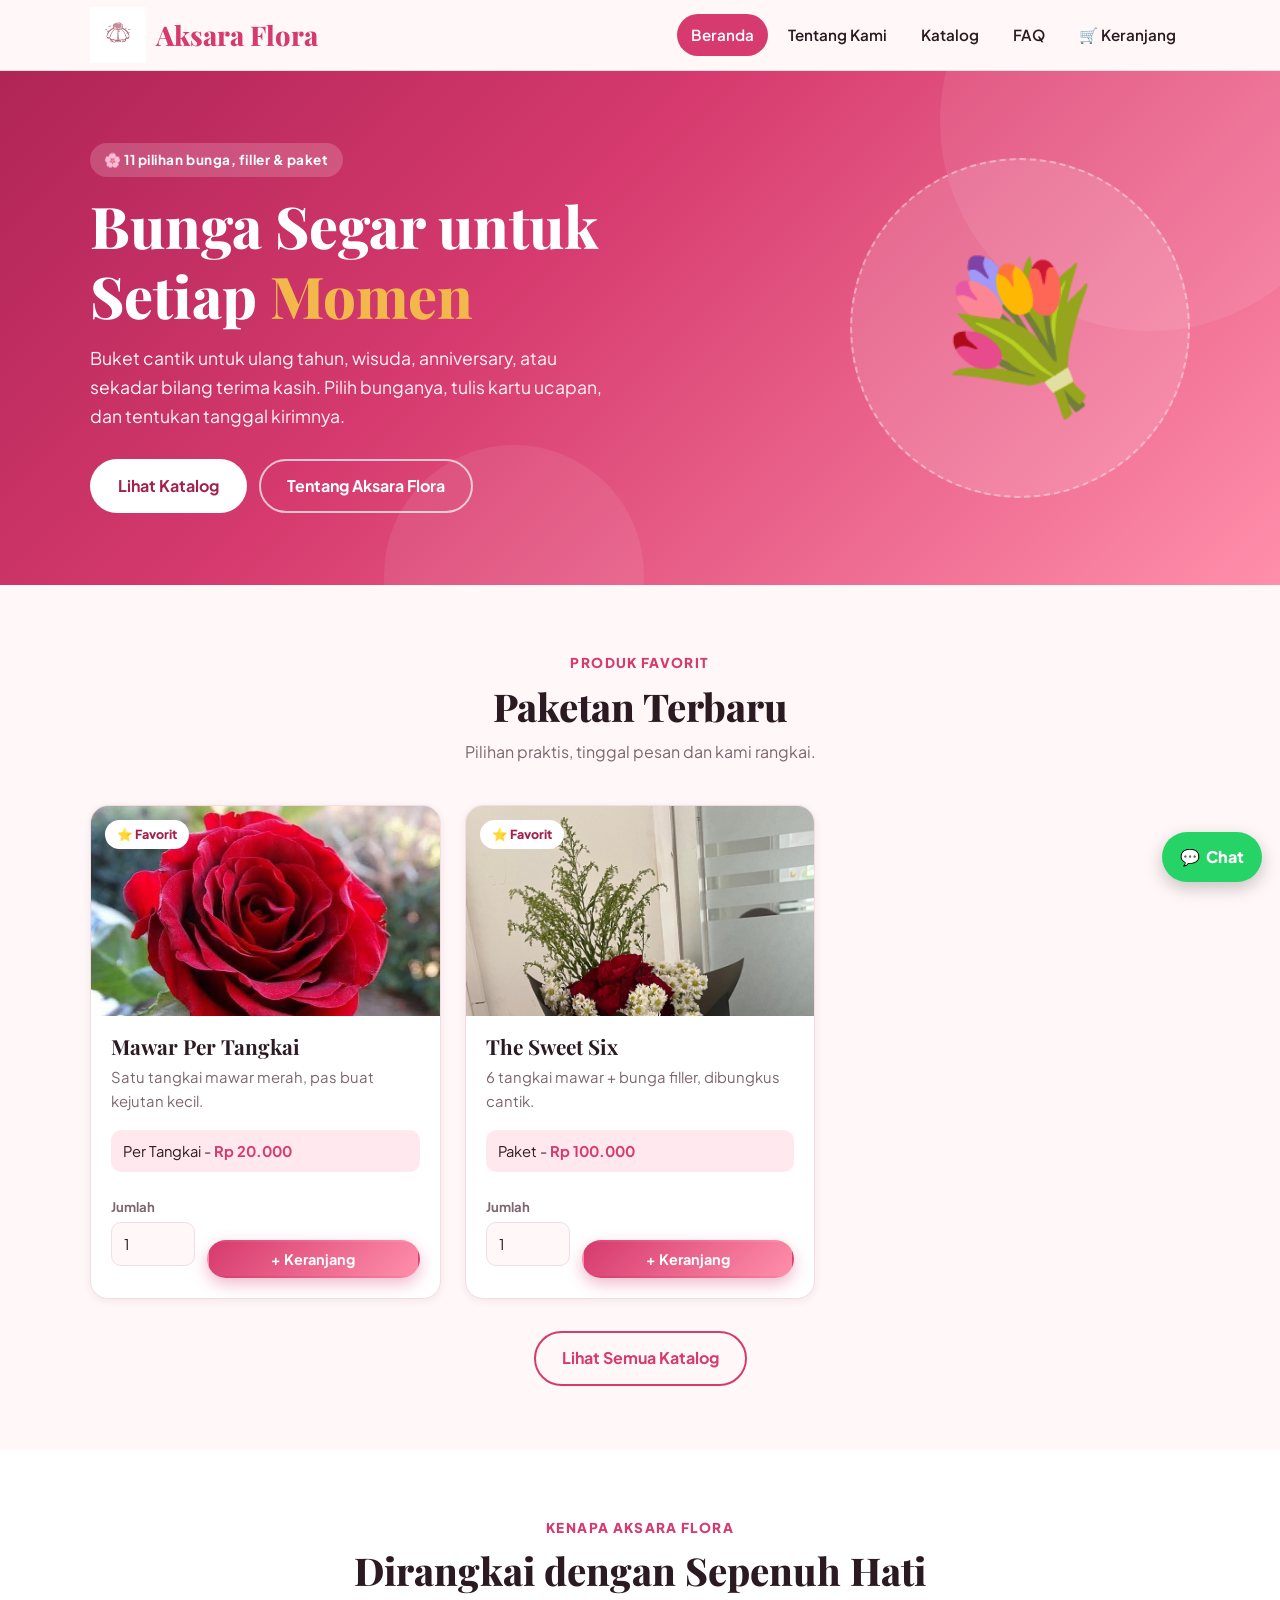
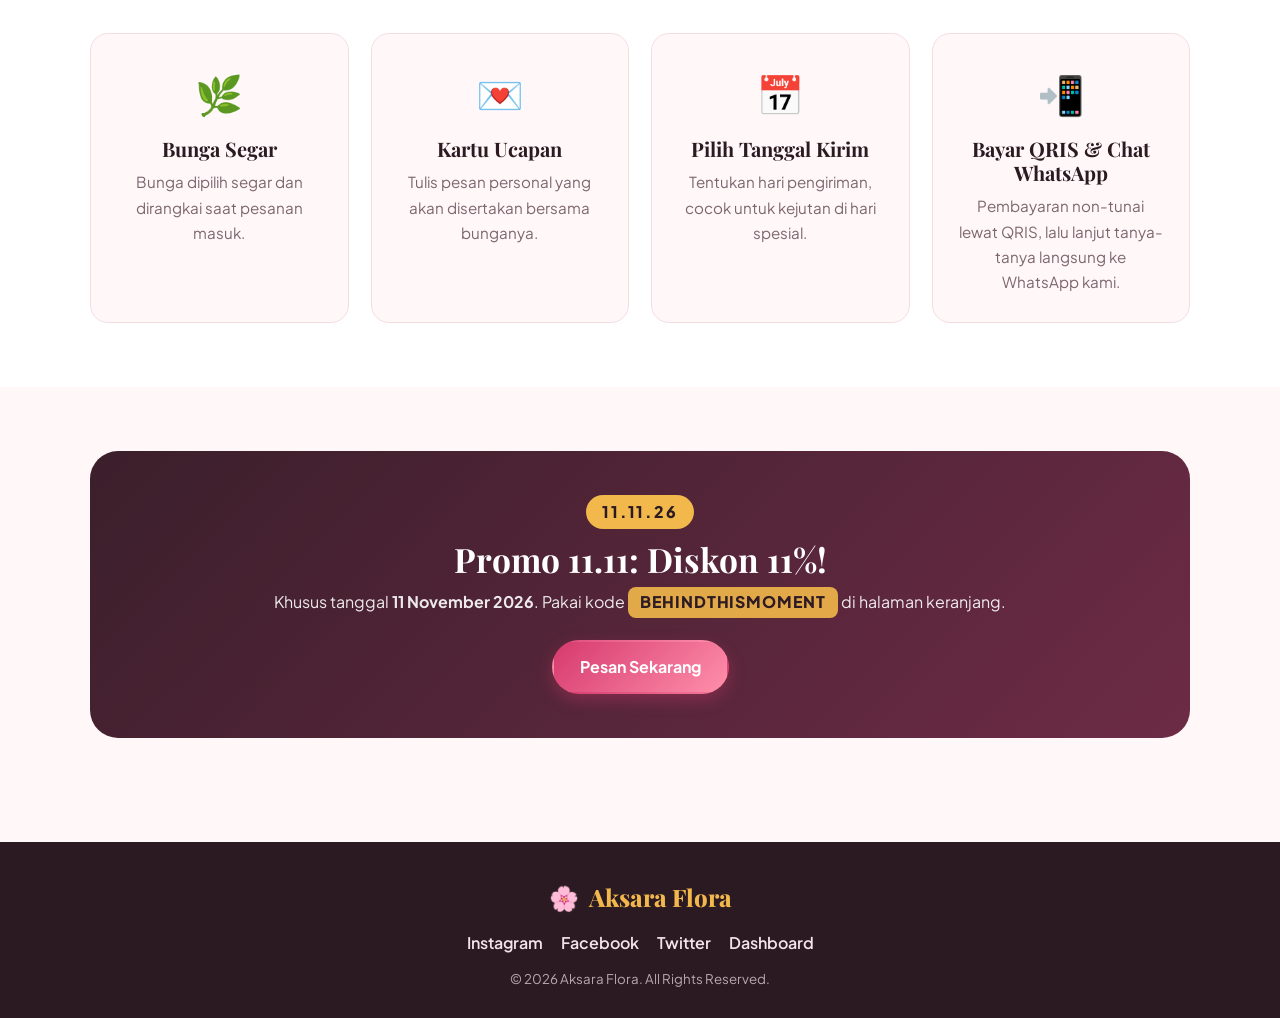
<file: index.html>
<!DOCTYPE html>
<html lang="id">
<head>
    <meta charset="UTF-8">
    <meta name="viewport" content="width=device-width, initial-scale=1.0">
    <title>Aksara Flora - Bunga Segar untuk Setiap Momen</title>
    <meta name="description" content="Toko bunga online dengan mawar, matahari, lily, hydrangea, paket The Sweet Six, dan lainnya. Pesan online, bayar QRIS, kirim sesuai tanggal pilihanmu.">
    <link rel="preconnect" href="https://fonts.googleapis.com">
    <link rel="preconnect" href="https://fonts.gstatic.com" crossorigin>
    <link href="https://fonts.googleapis.com/css2?family=Playfair+Display:wght@600;700;800&family=Plus+Jakarta+Sans:wght@400;500;600;700;800&display=swap" rel="stylesheet">
    <link rel="stylesheet" href="style.css">
</head>
<body>
    <header class="site-header">
        <div class="container header-inner">
            <a href="index.html" class="brand"><img class="brand-icon" src="Aksaraflora.jpeg" alt="Logo Aksara Flora">Aksara Flora</a>
            <button class="nav-toggle" type="button" aria-label="Buka menu" aria-expanded="false" aria-controls="main-nav">☰</button>
            <nav class="main-nav" id="main-nav">
                <a href="index.html">Beranda</a>
                <a href="tentang.html">Tentang Kami</a>
                <a href="produk.html">Katalog</a>
                <a href="faq.html">FAQ</a>
                <a href="keranjang.html">🛒 Keranjang<span class="cart-count" hidden>0</span></a>
            </nav>
        </div>
    </header>

    <main>

        <section class="hero">
            <div class="container hero-inner">
                <div>
                    <span class="hero-eyebrow">🌸 11 pilihan bunga, filler &amp; paket</span>
                    <h2>Bunga Segar untuk Setiap <span>Momen</span></h2>
                    <p>Buket cantik untuk ulang tahun, wisuda, anniversary, atau sekadar bilang terima kasih. Pilih bunganya, tulis kartu ucapan, dan tentukan tanggal kirimnya.</p>
                    <div class="hero-actions">
                        <a href="produk.html" class="btn btn-light">Lihat Katalog</a>
                        <a href="tentang.html" class="btn btn-outline">Tentang Aksara Flora</a>
                    </div>
                </div>
                <div class="hero-art" aria-hidden="true">💐</div>
            </div>
        </section>

        <section class="section">
            <div class="container">
                <div class="section-head">
                    <span class="eyebrow">Produk Favorit</span>
                    <h2>Paketan Terbaru</h2>
                    <p>Pilihan praktis, tinggal pesan dan kami rangkai.</p>
                </div>
                <div class="products-grid" id="featured-grid"></div>
                <p style="text-align:center;margin-top:32px"><a href="produk.html" class="btn btn-outline">Lihat Semua Katalog</a></p>
            </div>
        </section>

        <section class="section section-alt">
            <div class="container">
                <div class="section-head">
                    <span class="eyebrow">Kenapa Aksara Flora</span>
                    <h2>Dirangkai dengan Sepenuh Hati</h2>
                </div>
                <div class="features-grid">
                    <div class="feature"><span class="feature-icon" aria-hidden="true">🌿</span><h3>Bunga Segar</h3><p>Bunga dipilih segar dan dirangkai saat pesanan masuk.</p></div>
                    <div class="feature"><span class="feature-icon" aria-hidden="true">💌</span><h3>Kartu Ucapan</h3><p>Tulis pesan personal yang akan disertakan bersama bunganya.</p></div>
                    <div class="feature"><span class="feature-icon" aria-hidden="true">📅</span><h3>Pilih Tanggal Kirim</h3><p>Tentukan hari pengiriman, cocok untuk kejutan di hari spesial.</p></div>
                    <div class="feature"><span class="feature-icon" aria-hidden="true">📲</span><h3>Bayar QRIS &amp; Chat WhatsApp</h3><p>Pembayaran non-tunai lewat QRIS, lalu lanjut tanya-tanya langsung ke WhatsApp kami.</p></div>
                </div>
            </div>
        </section>

        <section class="section">
            <div class="container">
                <div class="cta-band promo-1111">
                    <span class="promo-date">11.11.26</span>
                    <h2>Promo 11.11: Diskon 11%!</h2>
                    <p>Khusus tanggal <strong>11 November 2026</strong>. Pakai kode <span class="promo-code">BEHINDTHISMOMENT</span> di halaman keranjang.</p>
                    <a href="produk.html" class="btn btn-primary">Pesan Sekarang</a>
                </div>
            </div>
        </section>
    </main>

    <footer class="site-footer">
        <div class="container">
            <a href="index.html" class="brand"><span aria-hidden="true">🌸</span> Aksara Flora</a>
            <div class="social-links">
                <a href="https://www.instagram.com/aksara.flora" target="_blank" rel="noopener">Instagram</a>
                <a href="#">Facebook</a>
                <a href="#">Twitter</a>
                <a href="dashboard.html">Dashboard</a>
            </div>
            <small>&copy; 2026 Aksara Flora. All Rights Reserved.</small>
        </div>
    </footer>

    <script src="config.js"></script>
    <script src="app.js"></script>
</body>
</html>
</file>
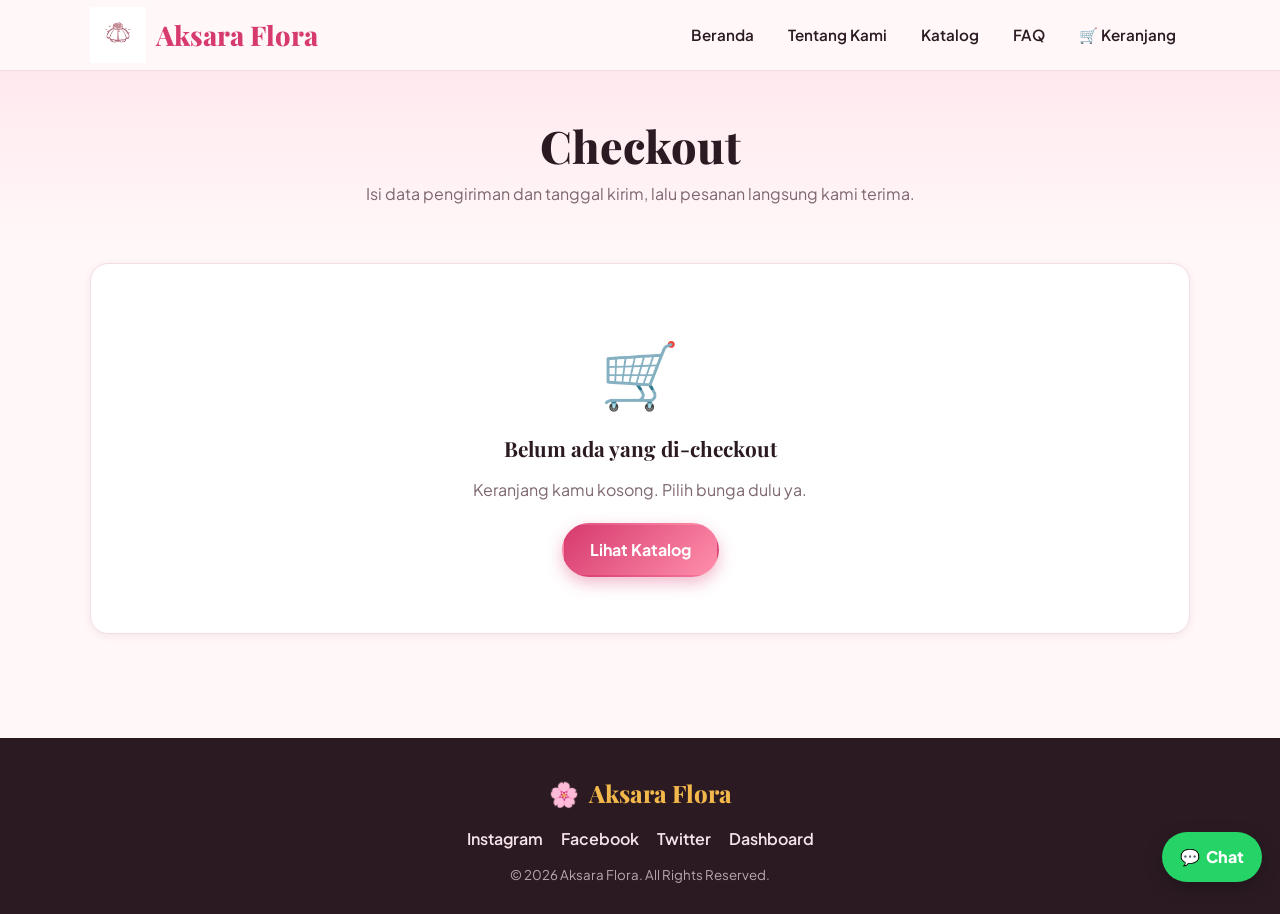
<file: checkout.html>
<!DOCTYPE html>
<html lang="id">
<head>
    <meta charset="UTF-8">
    <meta name="viewport" content="width=device-width, initial-scale=1.0">
    <title>Checkout - Aksara Flora</title>
    <meta name="description" content="Selesaikan pesanan bunga kamu.">
    <link rel="preconnect" href="https://fonts.googleapis.com">
    <link rel="preconnect" href="https://fonts.gstatic.com" crossorigin>
    <link href="https://fonts.googleapis.com/css2?family=Playfair+Display:wght@600;700;800&family=Plus+Jakarta+Sans:wght@400;500;600;700;800&display=swap" rel="stylesheet">
    <link rel="stylesheet" href="style.css">
</head>
<body>
    <header class="site-header">
        <div class="container header-inner">
            <a href="index.html" class="brand"><img class="brand-icon" src="Aksaraflora.jpeg" alt="Logo Aksara Flora">Aksara Flora</a>
            <button class="nav-toggle" type="button" aria-label="Buka menu" aria-expanded="false" aria-controls="main-nav">☰</button>
            <nav class="main-nav" id="main-nav">
                <a href="index.html">Beranda</a>
                <a href="tentang.html">Tentang Kami</a>
                <a href="produk.html">Katalog</a>
                <a href="faq.html">FAQ</a>
                <a href="keranjang.html">🛒 Keranjang<span class="cart-count" hidden>0</span></a>
            </nav>
        </div>
    </header>

    <main>

        <section class="page-title">
            <div class="container">
                <h2>Checkout</h2>
                <p>Isi data pengiriman dan tanggal kirim, lalu pesanan langsung kami terima.</p>
            </div>
        </section>
        <section class="section" style="padding-top:20px">
            <div class="container" id="checkout-root"></div>
        </section>
    </main>

    <footer class="site-footer">
        <div class="container">
            <a href="index.html" class="brand"><span aria-hidden="true">🌸</span> Aksara Flora</a>
            <div class="social-links">
                <a href="https://www.instagram.com/aksara.flora" target="_blank" rel="noopener">Instagram</a>
                <a href="#">Facebook</a>
                <a href="#">Twitter</a>
                <a href="dashboard.html">Dashboard</a>
            </div>
            <small>&copy; 2026 Aksara Flora. All Rights Reserved.</small>
        </div>
    </footer>

    <script src="config.js"></script>
    <script src="app.js"></script>
</body>
</html>
</file>
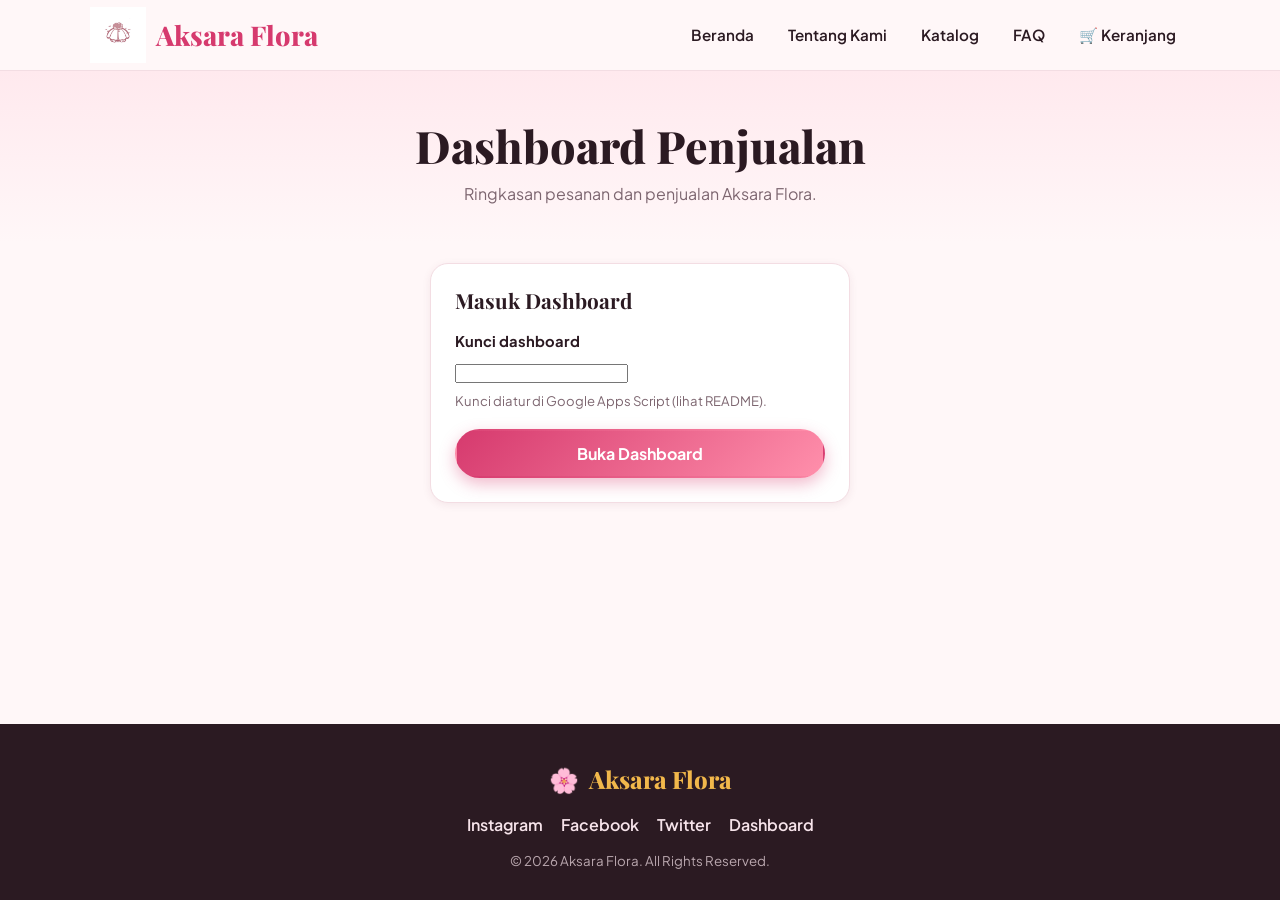
<file: dashboard.html>
<!DOCTYPE html>
<html lang="id">
<head>
    <meta charset="UTF-8">
    <meta name="viewport" content="width=device-width, initial-scale=1.0">
    <title>Dashboard - Aksara Flora</title>
    <meta name="description" content="Dashboard penjualan Aksara Flora.">
    <meta name="robots" content="noindex, nofollow">
    <link rel="preconnect" href="https://fonts.googleapis.com">
    <link rel="preconnect" href="https://fonts.gstatic.com" crossorigin>
    <link href="https://fonts.googleapis.com/css2?family=Playfair+Display:wght@600;700;800&family=Plus+Jakarta+Sans:wght@400;500;600;700;800&display=swap" rel="stylesheet">
    <link rel="stylesheet" href="style.css">
</head>
<body data-no-track>
    <header class="site-header">
        <div class="container header-inner">
            <a href="index.html" class="brand"><img class="brand-icon" src="Aksaraflora.jpeg" alt="Logo Aksara Flora">Aksara Flora</a>
            <button class="nav-toggle" type="button" aria-label="Buka menu" aria-expanded="false" aria-controls="main-nav">☰</button>
            <nav class="main-nav" id="main-nav">
                <a href="index.html">Beranda</a>
                <a href="tentang.html">Tentang Kami</a>
                <a href="produk.html">Katalog</a>
                <a href="faq.html">FAQ</a>
                <a href="keranjang.html">🛒 Keranjang<span class="cart-count" hidden>0</span></a>
            </nav>
        </div>
    </header>

    <main>

        <section class="page-title">
            <div class="container">
                <h2>Dashboard Penjualan</h2>
                <p>Ringkasan pesanan dan penjualan Aksara Flora.</p>
            </div>
        </section>
        <section class="section" style="padding-top:20px">
            <div class="container" id="dash-root"></div>
        </section>
    </main>

    <footer class="site-footer">
        <div class="container">
            <a href="index.html" class="brand"><span aria-hidden="true">🌸</span> Aksara Flora</a>
            <div class="social-links">
                <a href="https://www.instagram.com/aksara.flora" target="_blank" rel="noopener">Instagram</a>
                <a href="#">Facebook</a>
                <a href="#">Twitter</a>
                <a href="dashboard.html">Dashboard</a>
            </div>
            <small>&copy; 2026 Aksara Flora. All Rights Reserved.</small>
        </div>
    </footer>

    <script src="config.js"></script>
    <script src="app.js"></script>
    <script src="dashboard.js"></script>
</body>
</html>
</file>
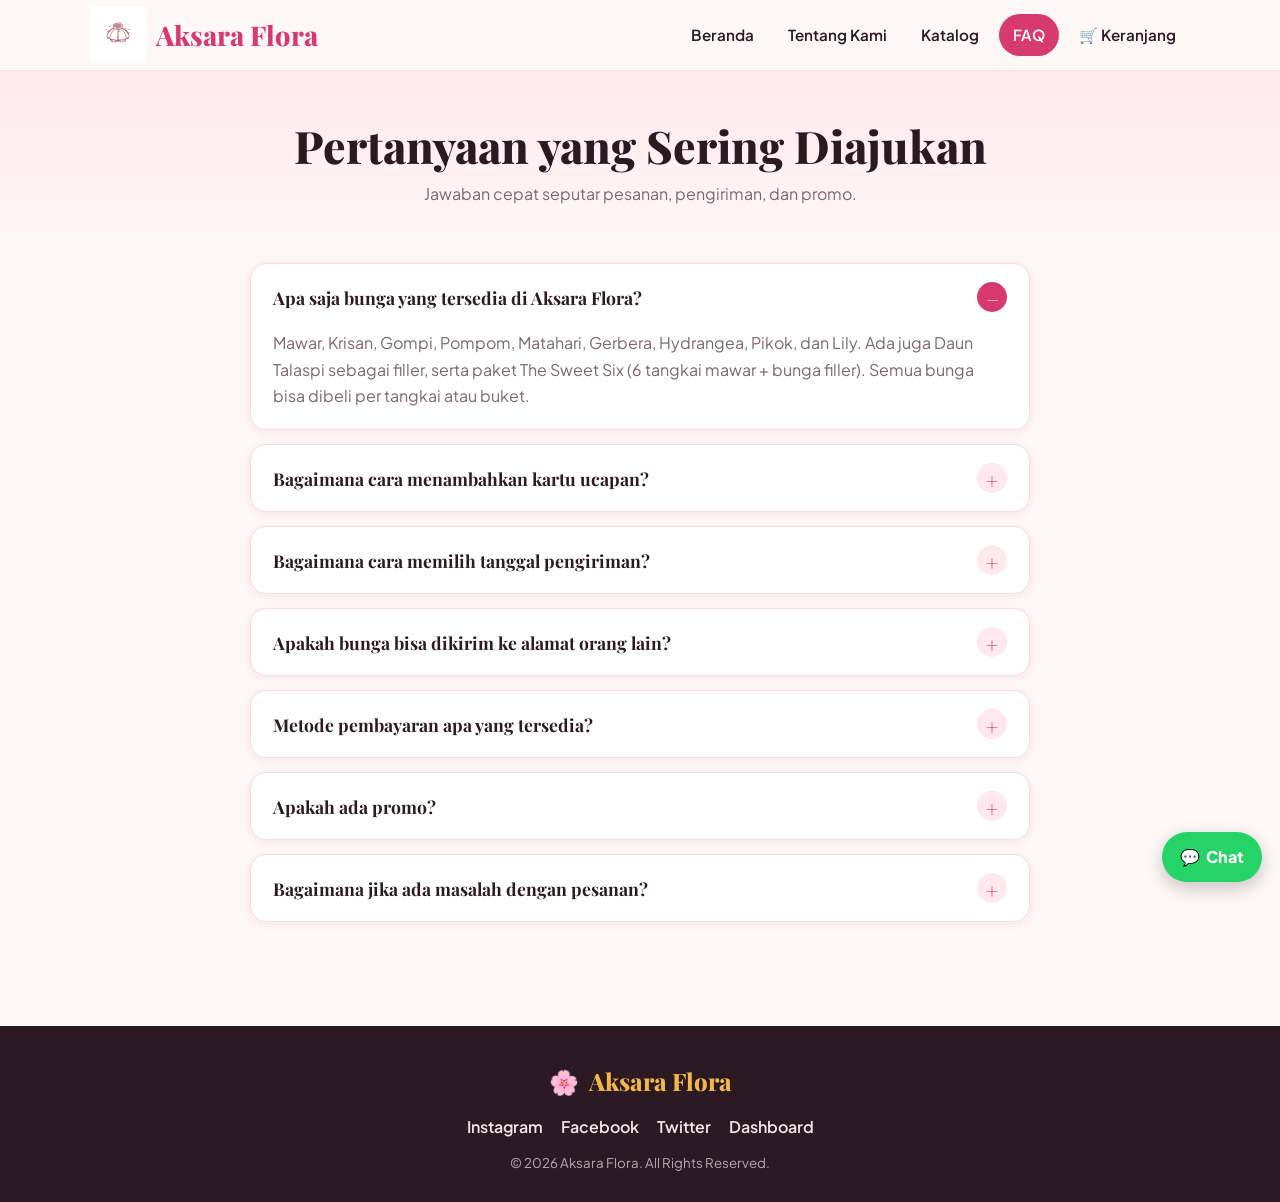
<file: faq.html>
<!DOCTYPE html>
<html lang="id">
<head>
    <meta charset="UTF-8">
    <meta name="viewport" content="width=device-width, initial-scale=1.0">
    <title>FAQ - Aksara Flora</title>
    <meta name="description" content="Pertanyaan yang sering diajukan seputar Aksara Flora.">
    <link rel="preconnect" href="https://fonts.googleapis.com">
    <link rel="preconnect" href="https://fonts.gstatic.com" crossorigin>
    <link href="https://fonts.googleapis.com/css2?family=Playfair+Display:wght@600;700;800&family=Plus+Jakarta+Sans:wght@400;500;600;700;800&display=swap" rel="stylesheet">
    <link rel="stylesheet" href="style.css">
</head>
<body>
    <header class="site-header">
        <div class="container header-inner">
           <a href="index.html" class="brand"><img class="brand-icon" src="Aksaraflora.jpeg" alt="Logo Aksara Flora">Aksara Flora</a>
            <button class="nav-toggle" type="button" aria-label="Buka menu" aria-expanded="false" aria-controls="main-nav">☰</button>
            <nav class="main-nav" id="main-nav">
                <a href="index.html">Beranda</a>
                <a href="tentang.html">Tentang Kami</a>
                <a href="produk.html">Katalog</a>
                <a href="faq.html">FAQ</a>
                <a href="keranjang.html">🛒 Keranjang<span class="cart-count" hidden>0</span></a>
            </nav>
        </div>
    </header>

    <main>

        <section class="page-title">
            <div class="container">
                <h2>Pertanyaan yang Sering Diajukan</h2>
                <p>Jawaban cepat seputar pesanan, pengiriman, dan promo.</p>
            </div>
        </section>
        <section class="section" style="padding-top:20px">
            <div class="container">
                <div class="faq-list">
                    <details class="faq-item" open>
                        <summary>Apa saja bunga yang tersedia di Aksara Flora?</summary>
                        <p>Mawar, Krisan, Gompi, Pompom, Matahari, Gerbera, Hydrangea, Pikok, dan Lily. Ada juga Daun Talaspi sebagai filler, serta paket The Sweet Six (6 tangkai mawar + bunga filler). Semua bunga bisa dibeli per tangkai atau buket.</p>
                    </details>
                    <details class="faq-item">
                        <summary>Bagaimana cara menambahkan kartu ucapan?</summary>
                        <p>Saat checkout, tulis pesanmu di kolom "Pesan kartu ucapan". Pesan itu akan disertakan bersama bunganya.</p>
                    </details>
                    <details class="faq-item">
                        <summary>Bagaimana cara memilih tanggal pengiriman?</summary>
                        <p>Pilih tanggal di form checkout. Kamu bisa memilih hari ini atau tanggal setelahnya.</p>
                    </details>
                    <details class="faq-item">
                        <summary>Apakah bunga bisa dikirim ke alamat orang lain?</summary>
                        <p>Bisa. Isi nama penerima dan alamat pengiriman di form checkout, jadi bunga bisa dikirim sebagai kejutan.</p>
                    </details>
                    <details class="faq-item">
                        <summary>Metode pembayaran apa yang tersedia?</summary>
                        <p>Pembayaran non-tunai lewat QRIS. Setelah memesan, kode QRIS tampil di layar, lalu kirim bukti pembayaran ke WhatsApp kami.</p>
                    </details>
                    <details class="faq-item">
                        <summary>Apakah ada promo?</summary>
                        <p>Ada! Promo 11.11: pakai kode "BEHINDTHISMOMENT" di halaman keranjang untuk diskon 11%. Kode hanya berlaku pada 11 November 2026.</p>
                    </details>
                    <details class="faq-item">
                        <summary>Bagaimana jika ada masalah dengan pesanan?</summary>
                        <p>Hubungi kami lewat nomor WhatsApp toko dan sebutkan ID pesananmu, nanti kami bantu secepatnya.</p>
                    </details>
                </div>
            </div>
        </section>
    </main>

    <footer class="site-footer">
        <div class="container">
            <a href="index.html" class="brand"><span aria-hidden="true">🌸</span> Aksara Flora</a>
            <div class="social-links">
                <a href="https://www.instagram.com/aksara.flora" target="_blank" rel="noopener">Instagram</a>
                <a href="#">Facebook</a>
                <a href="#">Twitter</a>
                <a href="dashboard.html">Dashboard</a>
            </div>
            <small>&copy; 2026 Aksara Flora. All Rights Reserved.</small>
        </div>
    </footer>

    <script src="config.js"></script>
    <script src="app.js"></script>
</body>
</html>
</file>
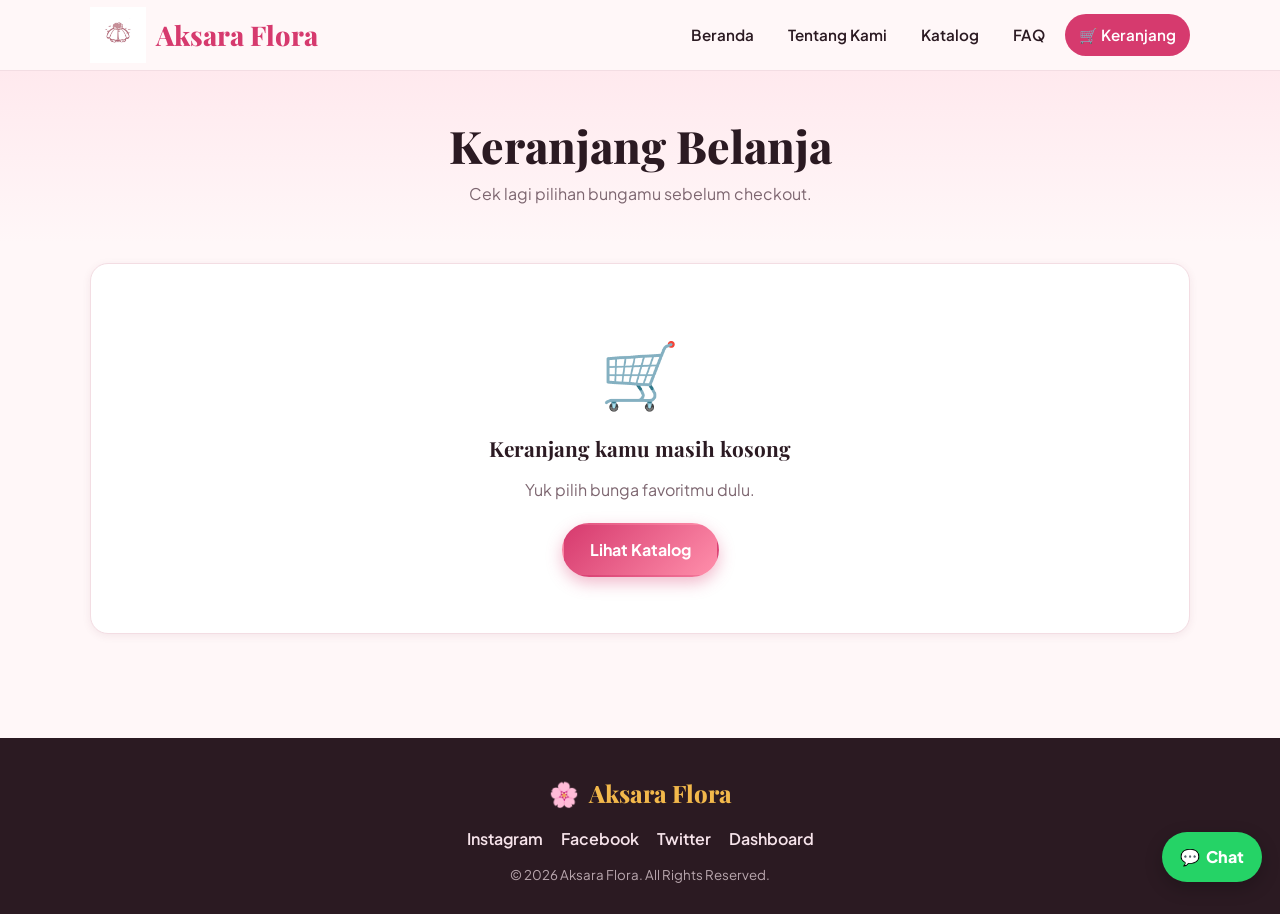
<file: keranjang.html>
<!DOCTYPE html>
<html lang="id">
<head>
    <meta charset="UTF-8">
    <meta name="viewport" content="width=device-width, initial-scale=1.0">
    <title>Keranjang - Aksara Flora</title>
    <meta name="description" content="Keranjang belanja Aksara Flora.">
    <link rel="preconnect" href="https://fonts.googleapis.com">
    <link rel="preconnect" href="https://fonts.gstatic.com" crossorigin>
    <link href="https://fonts.googleapis.com/css2?family=Playfair+Display:wght@600;700;800&family=Plus+Jakarta+Sans:wght@400;500;600;700;800&display=swap" rel="stylesheet">
    <link rel="stylesheet" href="style.css">
</head>
<body>
    <header class="site-header">
        <div class="container header-inner">
            <a href="index.html" class="brand"><img class="brand-icon" src="Aksaraflora.jpeg" alt="Logo Aksara Flora">Aksara Flora</a>
            <button class="nav-toggle" type="button" aria-label="Buka menu" aria-expanded="false" aria-controls="main-nav">☰</button>
            <nav class="main-nav" id="main-nav">
                <a href="index.html">Beranda</a>
                <a href="tentang.html">Tentang Kami</a>
                <a href="produk.html">Katalog</a>
                <a href="faq.html">FAQ</a>
                <a href="keranjang.html">🛒 Keranjang<span class="cart-count" hidden>0</span></a>
            </nav>
        </div>
    </header>
    <main>

        <section class="page-title">
            <div class="container">
                <h2>Keranjang Belanja</h2>
                <p>Cek lagi pilihan bungamu sebelum checkout.</p>
            </div>
        </section>
        <section class="section" style="padding-top:20px">
            <div class="container" id="cart-root"></div>
        </section>
    </main>

    <footer class="site-footer">
        <div class="container">
            <a href="index.html" class="brand"><span aria-hidden="true">🌸</span> Aksara Flora</a>
            <div class="social-links">
                <a href="https://www.instagram.com/aksara.flora" target="_blank" rel="noopener">Instagram</a>
                <a href="#">Facebook</a>
                <a href="#">Twitter</a>
                <a href="dashboard.html">Dashboard</a>
            </div>
            <small>&copy; 2026 Aksara Flora. All Rights Reserved.</small>
        </div>
    </footer>

    <script src="config.js"></script>
    <script src="app.js"></script>
</body>
</html>
</file>
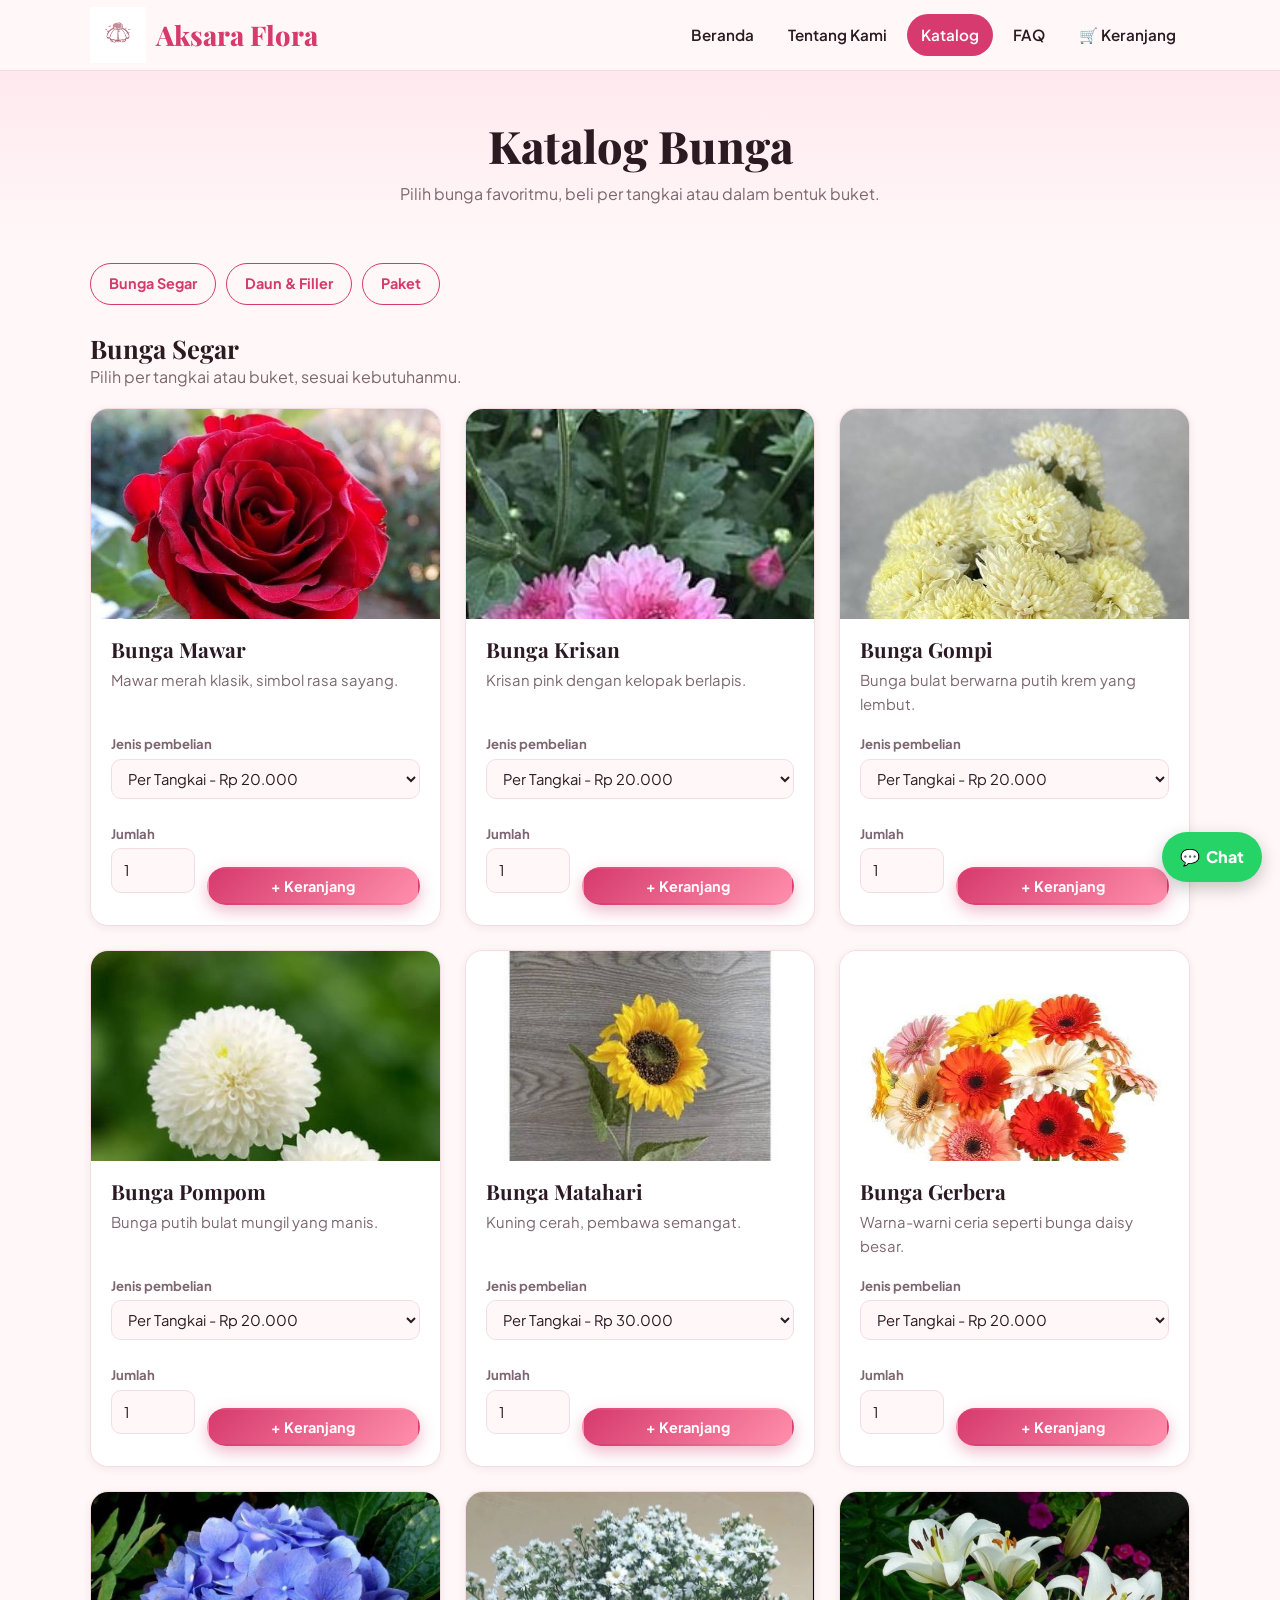
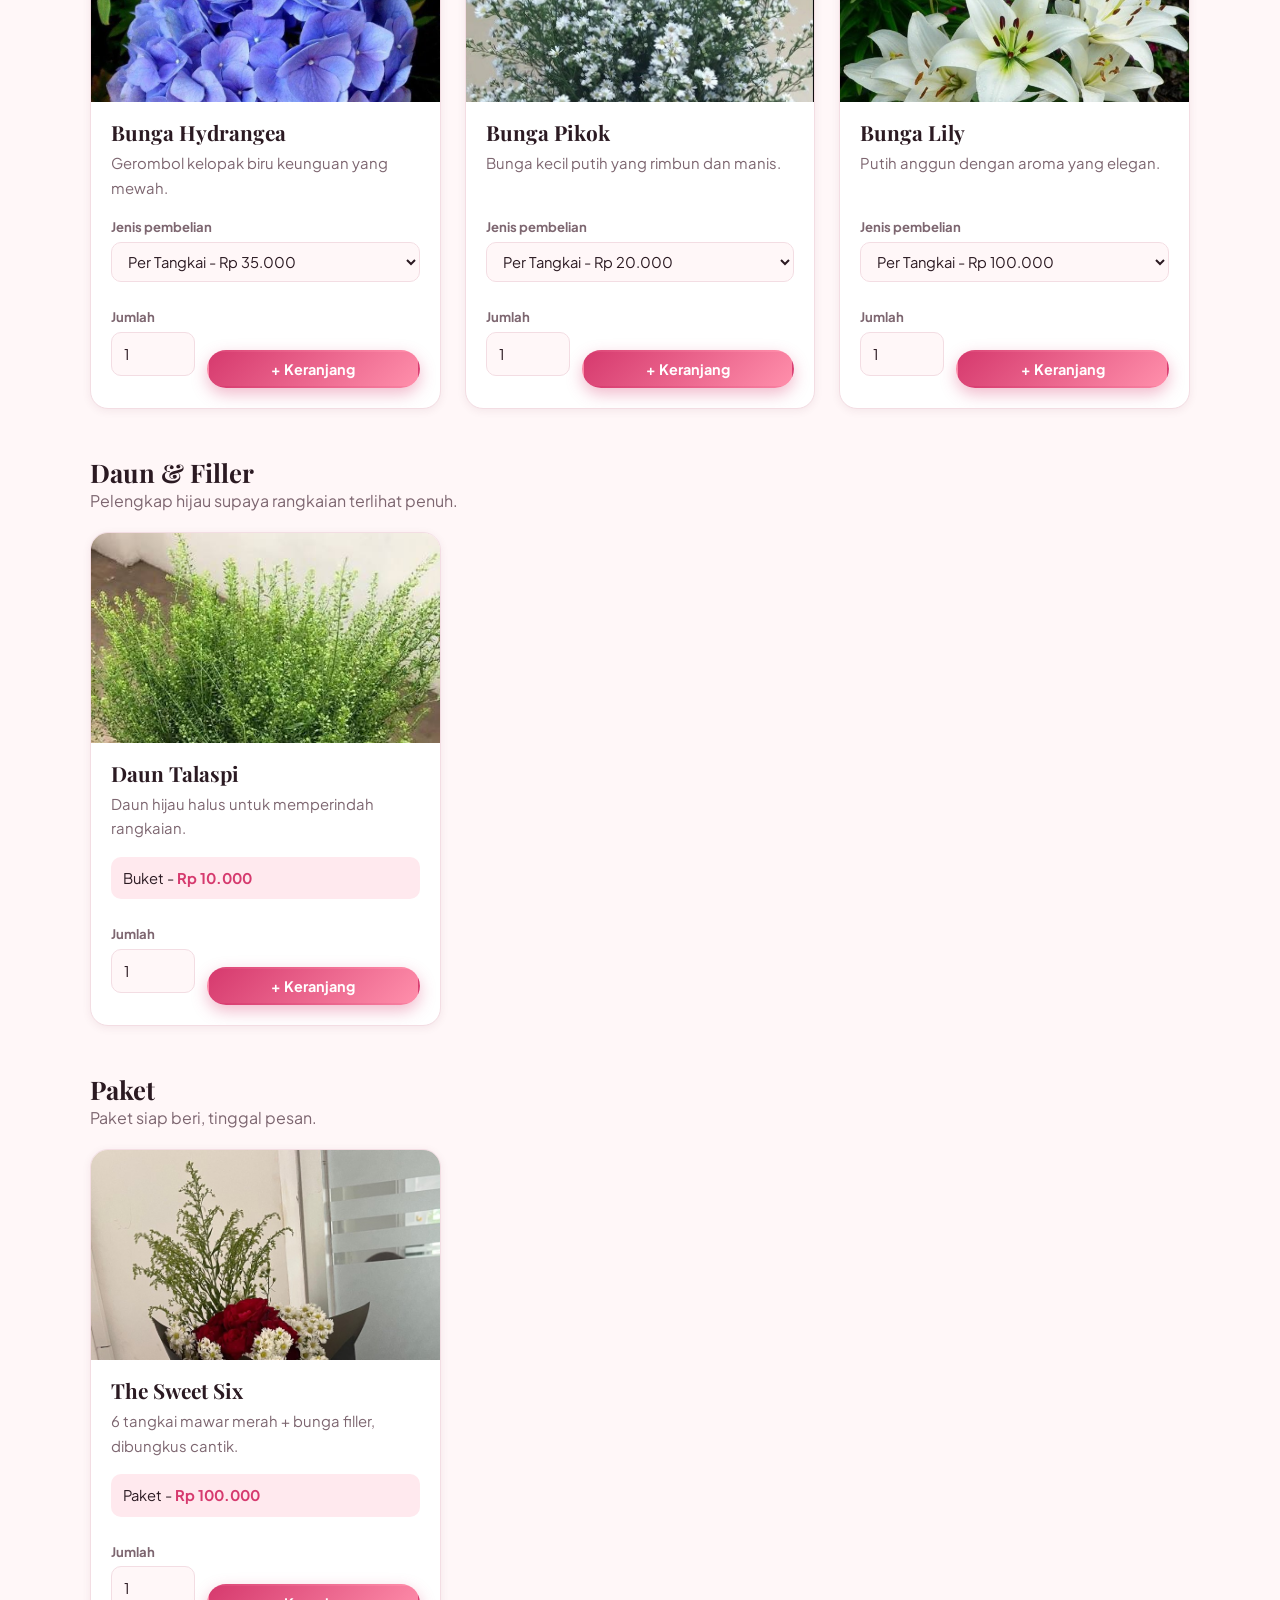
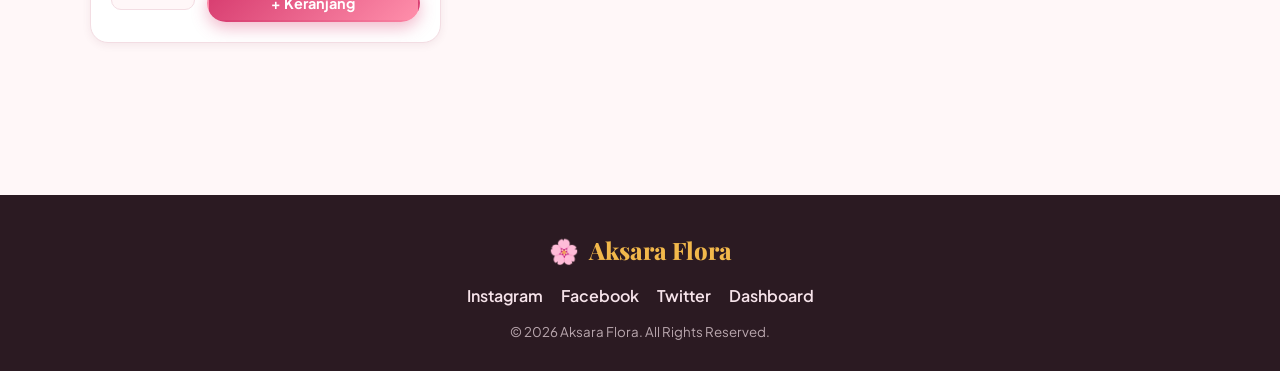
<file: produk.html>
<!DOCTYPE html>
<html lang="id">
<head>
    <meta charset="UTF-8">
    <meta name="viewport" content="width=device-width, initial-scale=1.0">
    <title>Katalog Bunga - Aksara Flora</title>
    <meta name="description" content="Katalog bunga, filler, dan paket dari Aksara Flora. Beli per tangkai atau buket.">
    <link rel="preconnect" href="https://fonts.googleapis.com">
    <link rel="preconnect" href="https://fonts.gstatic.com" crossorigin>
    <link href="https://fonts.googleapis.com/css2?family=Playfair+Display:wght@600;700;800&family=Plus+Jakarta+Sans:wght@400;500;600;700;800&display=swap" rel="stylesheet">
    <link rel="stylesheet" href="style.css">
</head>
<body>
    <header class="site-header">
        <div class="container header-inner">
            <a href="index.html" class="brand"><img class="brand-icon" src="Aksaraflora.jpeg" alt="Logo Aksara Flora">Aksara Flora</a>
            <button class="nav-toggle" type="button" aria-label="Buka menu" aria-expanded="false" aria-controls="main-nav">☰</button>
            <nav class="main-nav" id="main-nav">
                <a href="index.html">Beranda</a>
                <a href="tentang.html">Tentang Kami</a>
                <a href="produk.html">Katalog</a>
                <a href="faq.html">FAQ</a>
                <a href="keranjang.html">🛒 Keranjang<span class="cart-count" hidden>0</span></a>
            </nav>
        </div>
    </header>

    <main>

        <section class="page-title">
            <div class="container">
                <h2>Katalog Bunga</h2>
                <p>Pilih bunga favoritmu, beli per tangkai atau dalam bentuk buket.</p>
            </div>
        </section>
        <section class="section" style="padding-top:20px">
            <div class="container">
                <div id="product-grid"></div>
            </div>
        </section>
    </main>

    <footer class="site-footer">
        <div class="container">
            <a href="index.html" class="brand"><span aria-hidden="true">🌸</span> Aksara Flora</a>
            <div class="social-links">
                <a href="https://www.instagram.com/aksara.flora" target="_blank" rel="noopener">Instagram</a>
                <a href="#">Facebook</a>
                <a href="#">Twitter</a>
                <a href="dashboard.html">Dashboard</a>
            </div>
            <small>&copy; 2026 Aksara Flora. All Rights Reserved.</small>
        </div>
    </footer>

    <script src="config.js"></script>
    <script src="app.js"></script>
</body>
</html>
</file>
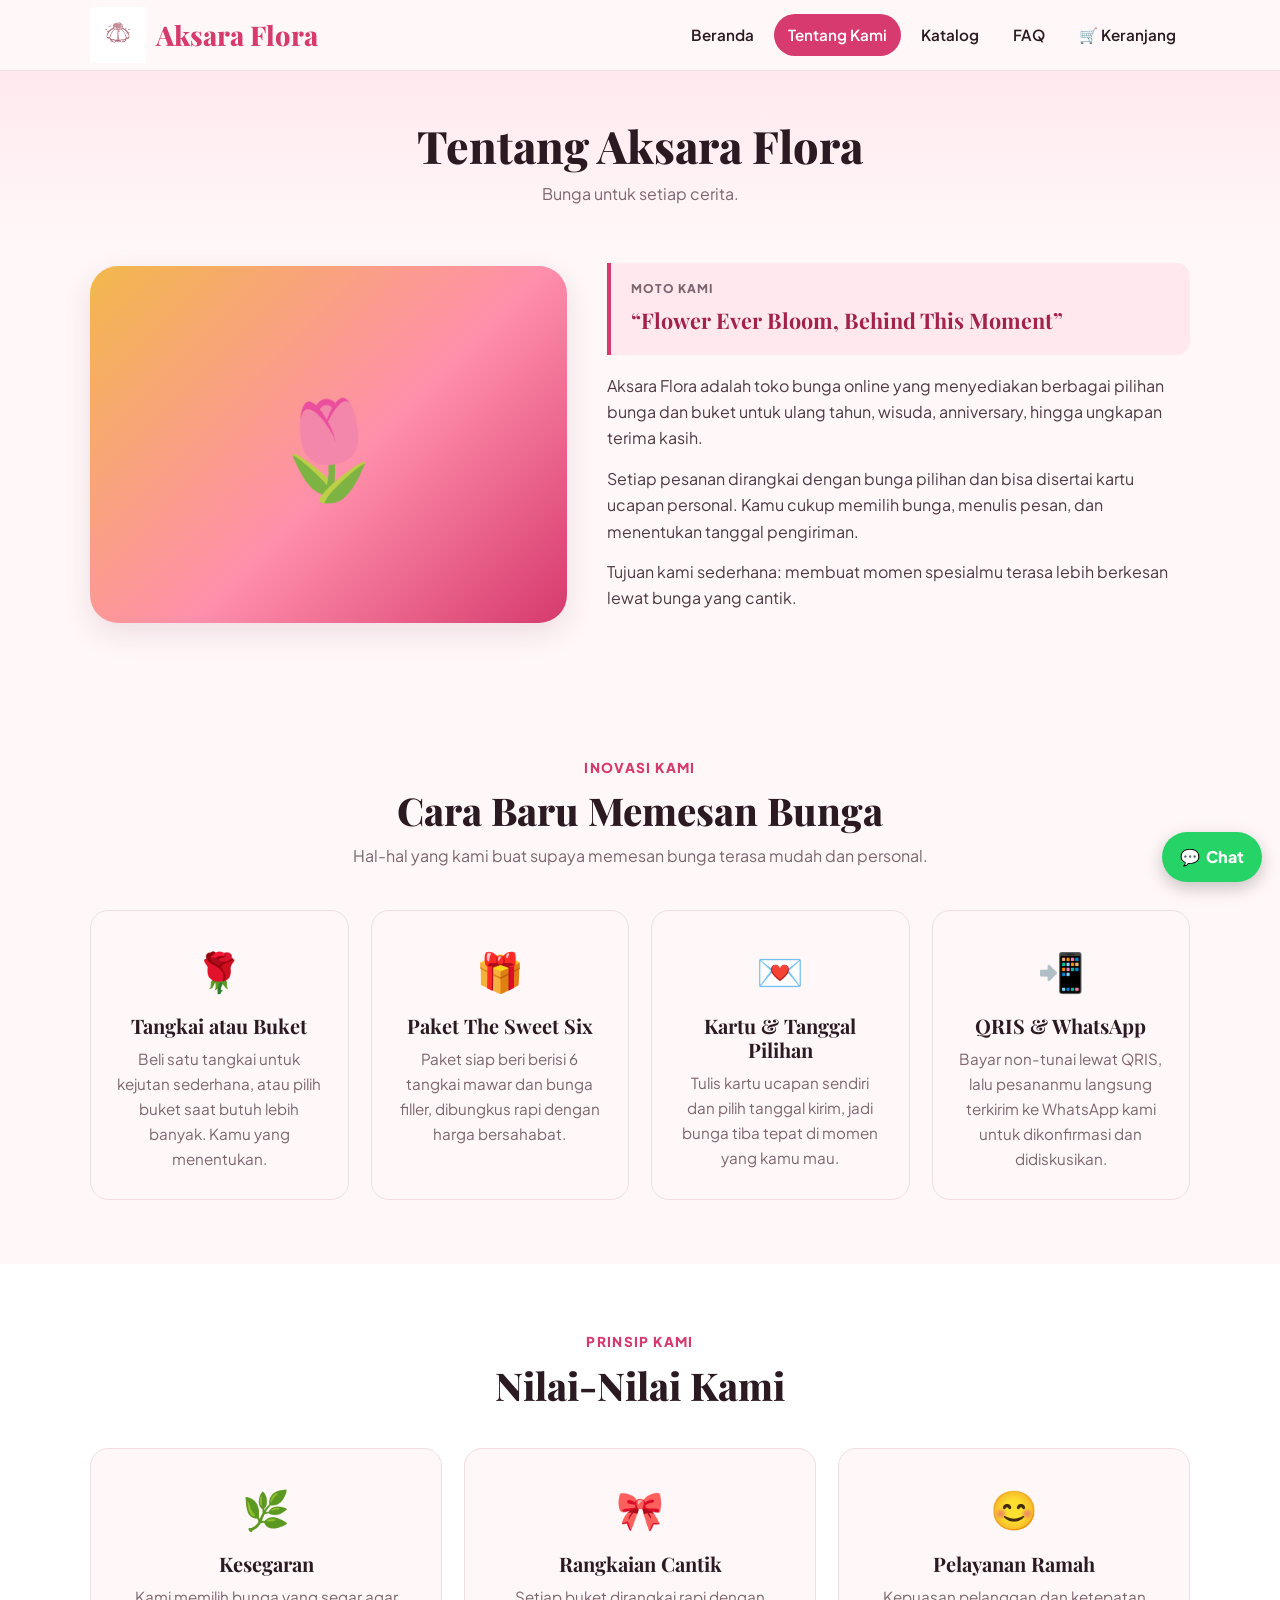
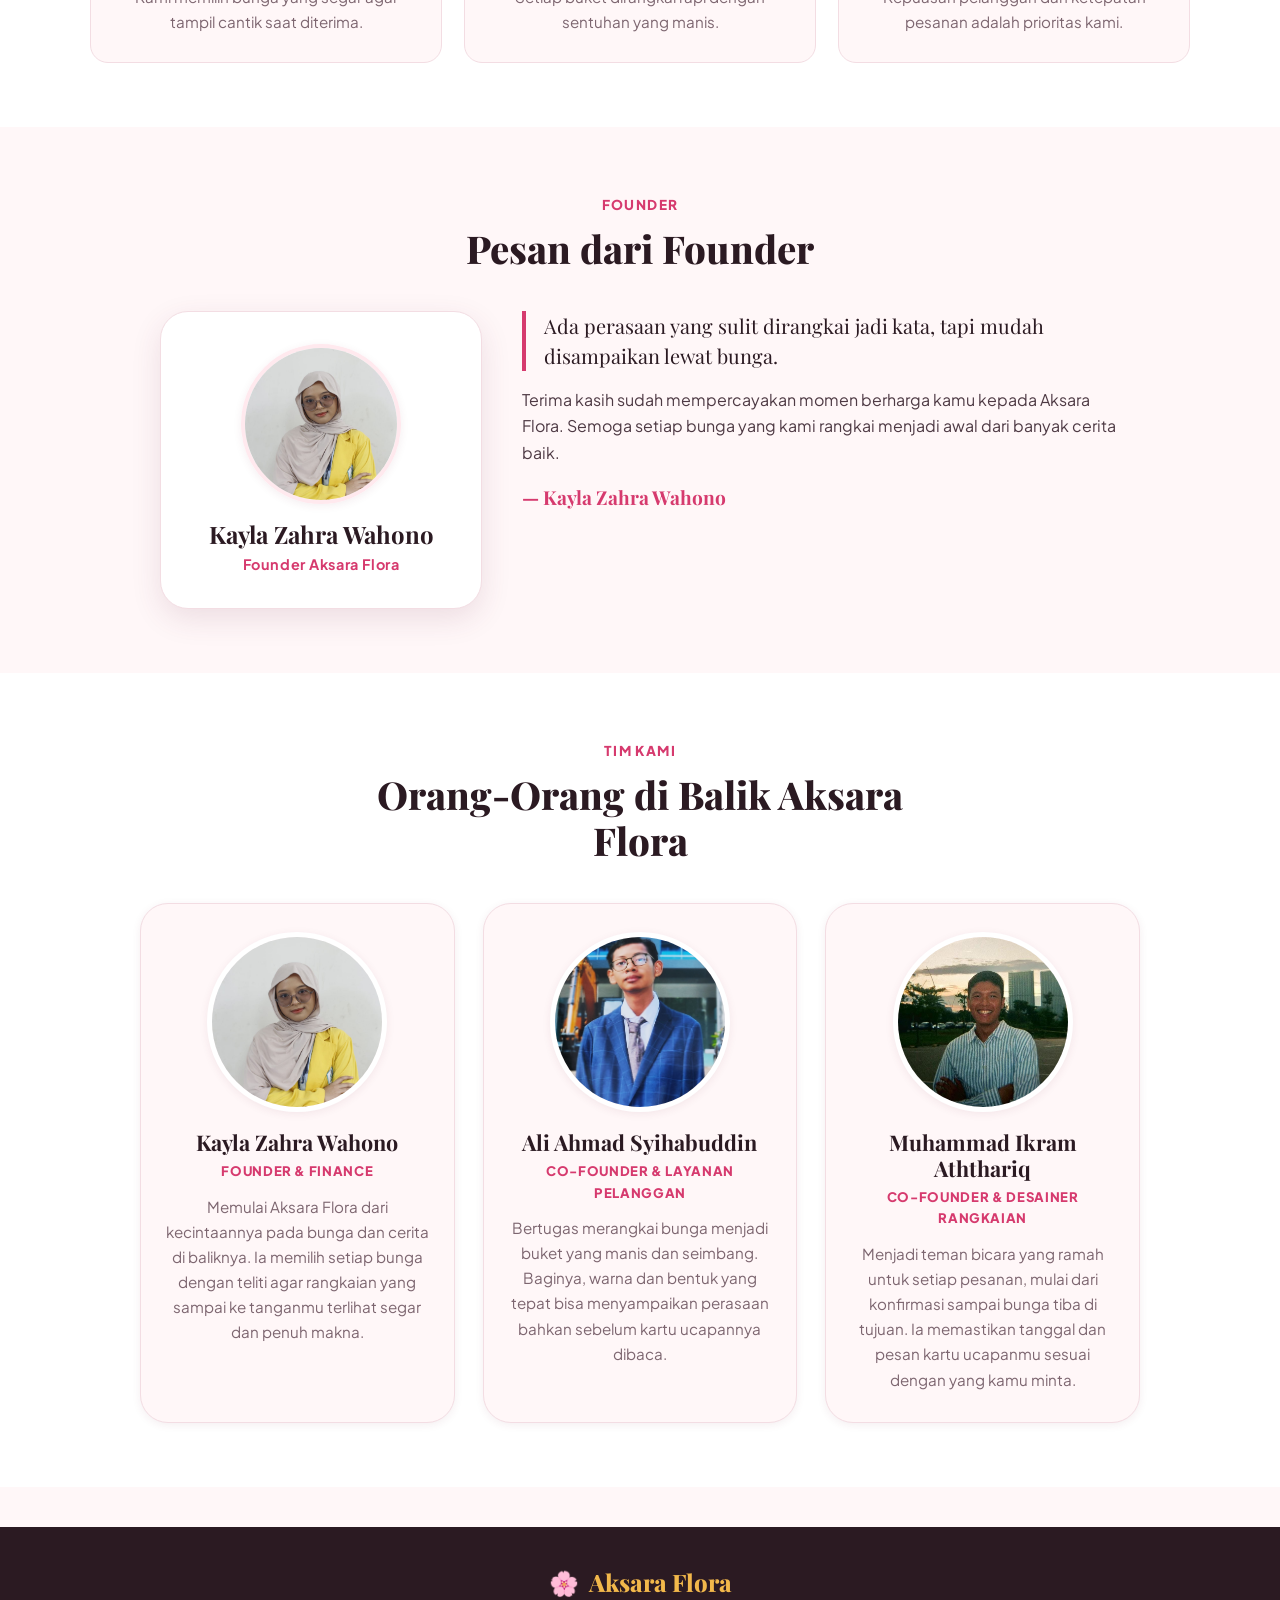
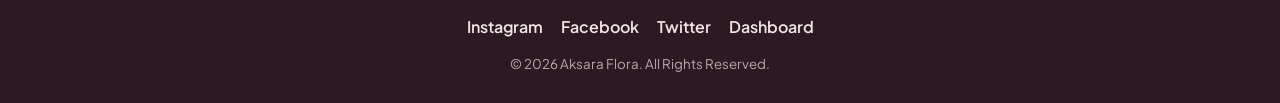
<file: tentang.html>
<!DOCTYPE html>
<html lang="id">
<head>
    <meta charset="UTF-8">
    <meta name="viewport" content="width=device-width, initial-scale=1.0">
    <title>Tentang Kami - Aksara Flora</title>
    <meta name="description" content="Kenali Aksara Flora, toko bunga online.">
    <link rel="preconnect" href="https://fonts.googleapis.com">
    <link rel="preconnect" href="https://fonts.gstatic.com" crossorigin>
    <link href="https://fonts.googleapis.com/css2?family=Playfair+Display:wght@600;700;800&family=Plus+Jakarta+Sans:wght@400;500;600;700;800&display=swap" rel="stylesheet">
    <link rel="stylesheet" href="style.css">
</head>
<body>
    <header class="site-header">
        <div class="container header-inner">
            <a href="index.html" class="brand"><img class="brand-icon" src="Aksaraflora.jpeg" alt="Logo Aksara Flora">Aksara Flora</a>
            <button class="nav-toggle" type="button" aria-label="Buka menu" aria-expanded="false" aria-controls="main-nav">☰</button>
            <nav class="main-nav" id="main-nav">
                <a href="index.html">Beranda</a>
                <a href="tentang.html">Tentang Kami</a>
                <a href="produk.html">Katalog</a>
                <a href="faq.html">FAQ</a>
                <a href="keranjang.html">🛒 Keranjang<span class="cart-count" hidden>0</span></a>
            </nav>
        </div>
    </header>

    <main>

        <section class="page-title">
            <div class="container">
                <h2>Tentang Aksara Flora</h2>
                <p>Bunga untuk setiap cerita.</p>
            </div>
        </section>

        <section class="section" style="padding-top:20px">
            <div class="container about-content">
                <div class="about-visual" aria-hidden="true">🌷</div>
                <div class="about-text">
                    <blockquote class="motto"><span class="motto-label">Moto Kami</span>“Flower Ever Bloom, Behind This Moment”</blockquote>
                    <p>Aksara Flora adalah toko bunga online yang menyediakan berbagai pilihan bunga dan buket untuk ulang tahun, wisuda, anniversary, hingga ungkapan terima kasih.</p>
                    <p>Setiap pesanan dirangkai dengan bunga pilihan dan bisa disertai kartu ucapan personal. Kamu cukup memilih bunga, menulis pesan, dan menentukan tanggal pengiriman.</p>
                    <p>Tujuan kami sederhana: membuat momen spesialmu terasa lebih berkesan lewat bunga yang cantik.</p>
                </div>
            </div>
        </section>

        <section class="section">
            <div class="container">
                <div class="section-head">
                    <span class="eyebrow">Inovasi Kami</span>
                    <h2>Cara Baru Memesan Bunga</h2>
                    <p>Hal-hal yang kami buat supaya memesan bunga terasa mudah dan personal.</p>
                </div>
                <div class="features-grid innov-grid">
                    <div class="feature"><span class="feature-icon" aria-hidden="true">🌹</span><h3>Tangkai atau Buket</h3><p>Beli satu tangkai untuk kejutan sederhana, atau pilih buket saat butuh lebih banyak. Kamu yang menentukan.</p></div>
                    <div class="feature"><span class="feature-icon" aria-hidden="true">🎁</span><h3>Paket The Sweet Six</h3><p>Paket siap beri berisi 6 tangkai mawar dan bunga filler, dibungkus rapi dengan harga bersahabat.</p></div>
                    <div class="feature"><span class="feature-icon" aria-hidden="true">💌</span><h3>Kartu &amp; Tanggal Pilihan</h3><p>Tulis kartu ucapan sendiri dan pilih tanggal kirim, jadi bunga tiba tepat di momen yang kamu mau.</p></div>
                    <div class="feature"><span class="feature-icon" aria-hidden="true">📲</span><h3>QRIS &amp; WhatsApp</h3><p>Bayar non-tunai lewat QRIS, lalu pesananmu langsung terkirim ke WhatsApp kami untuk dikonfirmasi dan didiskusikan.</p></div>
                </div>
            </div>
        </section>
        <section class="section section-alt">
            <div class="container">
                <div class="section-head">
                    <span class="eyebrow">Prinsip Kami</span>
                    <h2>Nilai-Nilai Kami</h2>
                </div>
                <div class="features-grid">
                    <div class="feature"><span class="feature-icon" aria-hidden="true">🌿</span><h3>Kesegaran</h3><p>Kami memilih bunga yang segar agar tampil cantik saat diterima.</p></div>
                    <div class="feature"><span class="feature-icon" aria-hidden="true">🎀</span><h3>Rangkaian Cantik</h3><p>Setiap buket dirangkai rapi dengan sentuhan yang manis.</p></div>
                    <div class="feature"><span class="feature-icon" aria-hidden="true">😊</span><h3>Pelayanan Ramah</h3><p>Kepuasan pelanggan dan ketepatan pesanan adalah prioritas kami.</p></div>
                </div>
            </div>
        </section>
        <section class="section">
    <div class="container">
        <div class="section-head">
            <span class="eyebrow">Founder</span>
            <h2>Pesan dari Founder</h2>
        </div>
        <div class="founder">
            <div class="founder-card">
                <img class="founder-photo" src="images/Laradao.jpeg" alt="Foto Founder Aksara Flora" width="240" height="240" loading="lazy" onerror="this.onerror=null;this.src='images/founder.svg'">
                <h3>Kayla Zahra Wahono</h3>
                <div class="founder-role">Founder Aksara Flora</div>
            </div>
            <div class="founder-text">
                <p class="lead">Ada perasaan yang sulit dirangkai jadi kata, tapi mudah disampaikan lewat bunga.</p>
                <p>Terima kasih sudah mempercayakan momen berharga kamu kepada Aksara Flora. Semoga setiap bunga yang kami rangkai menjadi awal dari banyak cerita baik.</p>
                <div class="founder-sign">— Kayla Zahra Wahono</div>
            </div>
        </div>
    </div>
</section>
        <section class="section section-alt">
            <div class="container">
                <div class="section-head">
                    <span class="eyebrow">Tim Kami</span>
                    <h2>Orang-Orang di Balik Aksara Flora</h2>
                </div>
                <div class="team-grid">
                    <article class="team-card">
                        <img class="team-photo" src="images/Laradao.jpeg" alt="Foto Nama Anggota 1" width="400" height="400" loading="lazy" onerror="this.onerror=null;this.src='images/tim-1.svg'">
                        <h3>Kayla Zahra Wahono</h3>
                        <div class="team-role">Founder &amp; Finance </div>
                        <p>Memulai Aksara Flora dari kecintaannya pada bunga dan cerita di baliknya. Ia memilih setiap bunga dengan teliti agar rangkaian yang sampai ke tanganmu terlihat segar dan penuh makna.</p>
                    </article>
                    <article class="team-card">
                        <img class="team-photo" src="images/AtharAF.jpeg" alt="Foto Nama Anggota 2" width="400" height="400" loading="lazy" onerror="this.onerror=null;this.src='images/tim-2.svg'">
                        <h3>Ali Ahmad Syihabuddin</h3>
                        <div class="team-role">Co-Founder &amp; Layanan Pelanggan </div>
                        <p>Bertugas merangkai bunga menjadi buket yang manis dan seimbang. Baginya, warna dan bentuk yang tepat bisa menyampaikan perasaan bahkan sebelum kartu ucapannya dibaca.</p>
                    </article>
                    <article class="team-card">
                        <img class="team-photo" src="images/Atarjpg.jpeg" alt="Foto Nama Anggota 3" width="400" height="400" loading="lazy" onerror="this.onerror=null;this.src='images/tim-3.svg'">
                        <h3>Muhammad Ikram Aththariq</h3>
                        <div class="team-role">Co-Founder &amp; Desainer Rangkaian </div>
                        <p>Menjadi teman bicara yang ramah untuk setiap pesanan, mulai dari konfirmasi sampai bunga tiba di tujuan. Ia memastikan tanggal dan pesan kartu ucapanmu sesuai dengan yang kamu minta.</p>
                    </article>
                </div>
            </div>
        </section>
    </main>

    <footer class="site-footer">
        <div class="container">
            <a href="index.html" class="brand"><span aria-hidden="true">🌸</span> Aksara Flora</a>
            <div class="social-links">
                <a href="https://www.instagram.com/aksara.flora" target="_blank" rel="noopener">Instagram</a>
                <a href="#">Facebook</a>
                <a href="#">Twitter</a>
                <a href="dashboard.html">Dashboard</a>
            </div>
            <small>&copy; 2026 Aksara Flora. All Rights Reserved.</small>
        </div>
    </footer>

    <script src="config.js"></script>
    <script src="app.js"></script>
</body>
</html>
</file>
<file: style.css>
/* ==========================================================
   Aksara Flora - Stylesheet
   Font  : Playfair Display (judul) + Plus Jakarta Sans (isi)
   Warna : mawar pink, blush, emas, krem, plum
   ========================================================== */

:root {
    --rose: #d63a6e;
    --rose-dark: #a3224d;
    --blush: #ff8fab;
    --gold: #f2b84b;
    --cream: #fff7f8;
    --cream-2: #ffe9ee;
    --ink: #2b1a22;
    --muted: #7d6670;
    --line: #f3dde3;
    --white: #ffffff;
    --ok: #1f9d55;
    --radius: 18px;
    --shadow-sm: 0 2px 8px rgba(110, 40, 70, 0.08);
    --shadow: 0 10px 30px rgba(110, 40, 70, 0.12);
    --font-head: 'Playfair Display', Georgia, serif;
    --font-body: 'Plus Jakarta Sans', 'Segoe UI', Tahoma, sans-serif;
}

*, *::before, *::after { margin: 0; padding: 0; box-sizing: border-box; }

html { scroll-behavior: smooth; }

body {
    font-family: var(--font-body);
    font-size: 16px;
    line-height: 1.65;
    color: var(--ink);
    background: var(--cream);
    min-height: 100vh;
    display: flex;
    flex-direction: column;
}

main { flex: 1; }

h1, h2, h3, h4 {
    font-family: var(--font-head);
    line-height: 1.2;
    color: var(--ink);
}

a { color: var(--rose); }
img { max-width: 100%; display: block; }

.container {
    width: 100%;
    max-width: 1140px;
    margin: 0 auto;
    padding: 0 20px;
}

/* ---------- Tombol ---------- */
.btn {
    display: inline-flex;
    align-items: center;
    justify-content: center;
    gap: 8px;
    padding: 12px 26px;
    border-radius: 999px;
    border: 2px solid transparent;
    font-family: var(--font-body);
    font-size: 1rem;
    font-weight: 700;
    text-decoration: none;
    cursor: pointer;
    transition: transform 0.2s, box-shadow 0.2s, background 0.2s, color 0.2s;
}
.btn:hover { transform: translateY(-2px); }
.btn:active { transform: translateY(0); }
.btn:focus-visible, a:focus-visible, button:focus-visible, input:focus-visible,
select:focus-visible, textarea:focus-visible, summary:focus-visible {
    outline: 3px solid var(--gold);
    outline-offset: 2px;
}

.btn-primary {
    background: linear-gradient(135deg, var(--rose), var(--blush));
    color: var(--white);
    box-shadow: 0 6px 16px rgba(214, 58, 110, 0.35);
}
.btn-primary:hover { box-shadow: 0 10px 22px rgba(214, 58, 110, 0.45); }
.btn-primary:disabled { opacity: 0.6; cursor: not-allowed; transform: none; }

.btn-outline {
    background: transparent;
    color: var(--rose);
    border-color: var(--rose);
}
.btn-outline:hover { background: var(--rose); color: var(--white); }

.btn-light { background: var(--white); color: var(--rose-dark); }
.btn-light:hover { background: var(--cream-2); }

.btn-sm { padding: 8px 16px; font-size: 0.9rem; }
.btn-block { width: 100%; }

/* ---------- Header ---------- */
.site-header {
    position: sticky;
    top: 0;
    z-index: 100;
    background: rgba(255, 247, 248, 0.92);
    backdrop-filter: blur(10px);
    border-bottom: 1px solid var(--line);
}
.header-inner {
    display: flex;
    align-items: center;
    justify-content: space-between;
    gap: 16px;
    min-height: 70px;
}
.brand {
    display: flex;
    align-items: center;
    gap: 10px;
    font-family: var(--font-head);
    font-size: 1.7rem;
    font-weight: 800;
    color: var(--rose);
    text-decoration: none;
}
.brand-icon {
    display: grid;
    place-items: center;
    width: 40px;
    height: 40px;
    border-radius: 12px;
    background: linear-gradient(135deg, var(--rose), var(--blush));
    font-size: 1.3rem;
}
.main-nav { display: flex; align-items: center; gap: 6px; }
.main-nav a {
    padding: 8px 14px;
    border-radius: 999px;
    color: var(--ink);
    font-weight: 600;
    font-size: 0.95rem;
    text-decoration: none;
    transition: background 0.2s, color 0.2s;
}
.main-nav a:hover { background: var(--cream-2); color: var(--rose); }
.main-nav a[aria-current="page"] { background: var(--rose); color: var(--white); }

.cart-count {
    display: inline-grid;
    place-items: center;
    min-width: 22px;
    height: 22px;
    margin-left: 4px;
    padding: 0 6px;
    border-radius: 999px;
    background: var(--gold);
    color: var(--ink);
    font-size: 0.78rem;
    font-weight: 800;
}
.cart-count[hidden] { display: none; }

.nav-toggle {
    display: none;
    width: 44px;
    height: 44px;
    border: 1px solid var(--line);
    border-radius: 12px;
    background: var(--white);
    font-size: 1.3rem;
    cursor: pointer;
}

/* ---------- Hero ---------- */
.hero {
    position: relative;
    overflow: hidden;
    color: var(--white);
    background: linear-gradient(135deg, #b02456 0%, var(--rose) 40%, var(--blush) 100%);
}
.hero::before, .hero::after {
    content: '';
    position: absolute;
    border-radius: 50%;
    background: rgba(255, 255, 255, 0.08);
}
.hero::before { width: 420px; height: 420px; top: -160px; right: -80px; }
.hero::after  { width: 260px; height: 260px; bottom: -120px; left: 30%; }

.hero-inner {
    position: relative;
    z-index: 1;
    display: grid;
    grid-template-columns: 1.2fr 0.8fr;
    align-items: center;
    gap: 30px;
    padding: 72px 20px;
}
.hero-eyebrow {
    display: inline-block;
    margin-bottom: 14px;
    padding: 6px 14px;
    border-radius: 999px;
    background: rgba(255, 255, 255, 0.18);
    font-size: 0.85rem;
    font-weight: 700;
    letter-spacing: 0.04em;
}
.hero h2 {
    color: var(--white);
    font-size: clamp(2.2rem, 5vw, 3.6rem);
    font-weight: 800;
    margin-bottom: 14px;
}
.hero h2 span { color: var(--gold); }
.hero p { font-size: 1.1rem; max-width: 520px; margin-bottom: 28px; opacity: 0.95; }
.hero-actions { display: flex; flex-wrap: wrap; gap: 12px; }
.hero .btn-outline { color: var(--white); border-color: rgba(255, 255, 255, 0.7); }
.hero .btn-outline:hover { background: var(--white); color: var(--rose-dark); }

.hero-art {
    display: grid;
    place-items: center;
    aspect-ratio: 1;
    max-width: 340px;
    margin-left: auto;
    border-radius: 50%;
    background: rgba(255, 255, 255, 0.14);
    border: 2px dashed rgba(255, 255, 255, 0.4);
    font-size: clamp(6rem, 14vw, 9rem);
    animation: float 4s ease-in-out infinite;
}
@keyframes float { 50% { transform: translateY(-12px) rotate(3deg); } }

/* ---------- Section umum ---------- */
.section { padding: 64px 0; }
.section-alt { background: var(--white); }
.section-head { text-align: center; max-width: 620px; margin: 0 auto 40px; }
.section-head .eyebrow {
    display: inline-block;
    margin-bottom: 8px;
    color: var(--rose);
    font-size: 0.85rem;
    font-weight: 800;
    letter-spacing: 0.1em;
    text-transform: uppercase;
}
.section-head h2 { font-size: clamp(1.8rem, 3.5vw, 2.4rem); font-weight: 800; }
.section-head p { margin-top: 10px; color: var(--muted); }

/* ---------- Kartu produk ---------- */
.products-grid {
    display: grid;
    grid-template-columns: repeat(auto-fill, minmax(260px, 1fr));
    gap: 24px;
}
.product-card {
    display: flex;
    flex-direction: column;
    overflow: hidden;
    border-radius: var(--radius);
    background: var(--white);
    border: 1px solid var(--line);
    box-shadow: var(--shadow-sm);
    transition: transform 0.25s, box-shadow 0.25s;
}
.product-card:hover { transform: translateY(-6px); box-shadow: var(--shadow); }

.product-visual {
    position: relative;
    display: grid;
    place-items: center;
    height: 190px;
}
.product-emoji { font-size: 5.5rem; filter: drop-shadow(0 6px 8px rgba(0, 0, 0, 0.2)); }
.product-emoji-2 {
    position: absolute;
    right: 22%;
    bottom: 22px;
    font-size: 2.2rem;
    filter: drop-shadow(0 3px 4px rgba(0, 0, 0, 0.25));
}
.badge {
    position: absolute;
    top: 14px;
    left: 14px;
    padding: 4px 12px;
    border-radius: 999px;
    background: var(--white);
    color: var(--rose-dark);
    font-size: 0.78rem;
    font-weight: 800;
}
.product-body { display: flex; flex-direction: column; flex: 1; padding: 18px 20px 20px; }
.product-body h3 { margin-bottom: 6px; font-size: 1.3rem; font-weight: 700; }
.product-desc { flex: 1; margin-bottom: 16px; color: var(--muted); font-size: 0.93rem; }
.product-foot { display: flex; align-items: center; justify-content: space-between; gap: 10px; }
.price { font-family: var(--font-head); font-size: 1.35rem; font-weight: 800; color: var(--rose); }

/* ---------- Fitur / nilai ---------- */
.features-grid {
    display: grid;
    grid-template-columns: repeat(auto-fit, minmax(240px, 1fr));
    gap: 22px;
}
.feature {
    padding: 28px 24px;
    border-radius: var(--radius);
    background: var(--cream);
    border: 1px solid var(--line);
    text-align: center;
}
.feature-icon { display: block; margin-bottom: 12px; font-size: 2.4rem; }
.feature h3 { margin-bottom: 8px; font-size: 1.25rem; }
.feature p { color: var(--muted); font-size: 0.95rem; }

/* ---------- CTA band ---------- */
.cta-band {
    margin: 0 auto;
    padding: 44px 30px;
    border-radius: 28px;
    text-align: center;
    color: var(--white);
    background: linear-gradient(135deg, #3b1f2b, #6d2b45);
}
.cta-band h2 { color: var(--white); margin-bottom: 8px; font-size: clamp(1.6rem, 3vw, 2.1rem); }
.cta-band p { margin-bottom: 22px; opacity: 0.9; }
.promo-code {
    display: inline-block;
    padding: 2px 12px;
    border-radius: 8px;
    background: var(--gold);
    color: var(--ink);
    font-weight: 800;
    letter-spacing: 0.06em;
}

/* ---------- Halaman judul ---------- */
.page-title {
    padding: 48px 0 36px;
    text-align: center;
    background: linear-gradient(180deg, var(--cream-2), var(--cream));
}
.page-title h2 { font-size: clamp(2rem, 4vw, 2.8rem); font-weight: 800; }
.page-title p { margin-top: 8px; color: var(--muted); }

/* ---------- Tentang ---------- */
.about-content { display: grid; grid-template-columns: 0.9fr 1.1fr; gap: 40px; align-items: center; }
.about-visual {
    display: grid;
    place-items: center;
    aspect-ratio: 4 / 3;
    border-radius: 28px;
    font-size: 6rem;
    background: linear-gradient(135deg, var(--gold), var(--blush) 55%, var(--rose));
    box-shadow: var(--shadow);
}
.about-text p { margin-bottom: 14px; color: #4e3a44; }

/* ---------- FAQ ---------- */
.faq-list { max-width: 780px; margin: 0 auto; display: grid; gap: 14px; }
.faq-item {
    border-radius: 16px;
    background: var(--white);
    border: 1px solid var(--line);
    box-shadow: var(--shadow-sm);
}
.faq-item summary {
    display: flex;
    align-items: center;
    justify-content: space-between;
    gap: 14px;
    padding: 18px 22px;
    font-family: var(--font-head);
    font-size: 1.1rem;
    font-weight: 700;
    cursor: pointer;
    list-style: none;
}
.faq-item summary::-webkit-details-marker { display: none; }
.faq-item summary::after {
    content: '+';
    display: grid;
    place-items: center;
    flex-shrink: 0;
    width: 30px;
    height: 30px;
    border-radius: 50%;
    background: var(--cream-2);
    color: var(--rose);
    font-size: 1.3rem;
    transition: transform 0.2s;
}
.faq-item[open] summary::after { content: '\2212'; background: var(--rose); color: var(--white); }
.faq-item p { padding: 0 22px 20px; color: var(--muted); }

/* ---------- Keranjang & checkout ---------- */
.shop-layout { display: grid; grid-template-columns: 1.6fr 1fr; gap: 28px; align-items: start; }
.panel {
    padding: 24px;
    border-radius: var(--radius);
    background: var(--white);
    border: 1px solid var(--line);
    box-shadow: var(--shadow-sm);
}
.panel h3 { margin-bottom: 16px; font-size: 1.3rem; }

.cart-item {
    display: grid;
    grid-template-columns: 64px 1fr auto;
    gap: 16px;
    align-items: center;
    padding: 16px 0;
    border-bottom: 1px solid var(--line);
}
.cart-item:first-child { padding-top: 0; }
.cart-item:last-child { border-bottom: 0; padding-bottom: 0; }
.cart-thumb { display: grid; place-items: center; width: 64px; height: 64px; border-radius: 16px; font-size: 2rem; }
.cart-info h4 { font-size: 1.1rem; }
.cart-info .unit { color: var(--muted); font-size: 0.9rem; }
.cart-side { display: flex; flex-direction: column; align-items: flex-end; gap: 8px; }
.line-total { font-weight: 800; color: var(--rose); }

.qty {
    display: inline-flex;
    align-items: center;
    border: 1px solid var(--line);
    border-radius: 999px;
    background: var(--cream);
}
.qty button {
    width: 32px;
    height: 32px;
    border: 0;
    border-radius: 50%;
    background: transparent;
    color: var(--rose);
    font-size: 1.2rem;
    font-weight: 800;
    cursor: pointer;
}
.qty button:hover { background: var(--cream-2); }
.qty span { min-width: 28px; text-align: center; font-weight: 700; }

.btn-remove {
    border: 0;
    background: none;
    color: var(--muted);
    font-size: 0.85rem;
    text-decoration: underline;
    cursor: pointer;
}
.btn-remove:hover { color: var(--rose); }

.summary-row { display: flex; justify-content: space-between; gap: 12px; padding: 6px 0; color: var(--muted); }
.summary-row.discount { color: var(--ok); font-weight: 600; }
.summary-row.total {
    margin-top: 8px;
    padding-top: 14px;
    border-top: 2px dashed var(--line);
    color: var(--ink);
    font-family: var(--font-head);
    font-size: 1.4rem;
    font-weight: 800;
}
.summary-row.total span:last-child { color: var(--rose); }
.summary-actions { display: grid; gap: 10px; margin-top: 18px; }

.promo-box { margin: 14px 0 6px; }
.promo-box label { display: block; margin-bottom: 6px; font-size: 0.9rem; font-weight: 700; }
.promo-row { display: flex; gap: 8px; }
.promo-row input { flex: 1; min-width: 0; text-transform: uppercase; }
.promo-msg { margin-top: 6px; font-size: 0.85rem; min-height: 1.2em; }
.promo-msg.ok { color: var(--ok); }
.promo-msg.err { color: var(--rose-dark); }

.empty-state { padding: 56px 20px; text-align: center; }
.empty-state .big { display: block; margin-bottom: 10px; font-size: 4rem; }
.empty-state p { margin-bottom: 20px; color: var(--muted); }

/* ---------- Form ---------- */
.form-grid { display: grid; gap: 16px; }
.field label { display: block; margin-bottom: 6px; font-size: 0.92rem; font-weight: 700; }
.field .req { color: var(--rose); }
input[type="text"], input[type="tel"], select, textarea {
    width: 100%;
    padding: 12px 14px;
    border: 1.5px solid var(--line);
    border-radius: 12px;
    background: var(--cream);
    color: var(--ink);
    font-family: var(--font-body);
    font-size: 1rem;
    transition: border-color 0.2s, background 0.2s;
}
input:focus, select:focus, textarea:focus { border-color: var(--rose); background: var(--white); outline: none; }
textarea { min-height: 96px; resize: vertical; }
.hint { margin-top: 4px; color: var(--muted); font-size: 0.82rem; }

.form-error {
    display: none;
    margin-bottom: 14px;
    padding: 12px 16px;
    border-radius: 12px;
    background: #fde6ec;
    color: var(--rose-dark);
    font-weight: 600;
}
.form-error.show { display: block; }

.mini-items { margin-bottom: 8px; padding-bottom: 8px; border-bottom: 1px solid var(--line); }
.mini-item { display: flex; justify-content: space-between; gap: 12px; padding: 5px 0; font-size: 0.95rem; }
.mini-item span:last-child { font-weight: 700; white-space: nowrap; }

.success-card { max-width: 560px; margin: 0 auto; text-align: center; }
.success-card .big { display: block; margin-bottom: 10px; font-size: 4rem; }
.success-card h3 { font-size: 1.8rem; }
.success-card .order-id {
    display: inline-block;
    margin: 14px 0;
    padding: 8px 18px;
    border-radius: 12px;
    background: var(--cream-2);
    font-family: ui-monospace, Consolas, monospace;
    font-weight: 700;
    letter-spacing: 0.05em;
}
.success-card p { margin-bottom: 8px; color: var(--muted); }
.demo-note {
    margin: 14px 0;
    padding: 10px 14px;
    border-radius: 12px;
    background: #fff4d6;
    color: #7a5200;
    font-size: 0.9rem;
}

/* ---------- Toast ---------- */
.toast {
    position: fixed;
    left: 50%;
    bottom: 28px;
    z-index: 200;
    max-width: calc(100% - 32px);
    padding: 12px 22px;
    border-radius: 999px;
    background: var(--ink);
    color: var(--white);
    font-weight: 600;
    box-shadow: var(--shadow);
    opacity: 0;
    pointer-events: none;
    transform: translate(-50%, 20px);
    transition: opacity 0.25s, transform 0.25s;
}
.toast.show { opacity: 1; transform: translate(-50%, 0); }

/* ---------- Footer ---------- */
.site-footer { margin-top: 40px; padding: 36px 0 28px; background: #2b1a22; color: #f6e3ea; text-align: center; }
.site-footer .container { display: flex; flex-direction: column; align-items: center; gap: 12px; }
.site-footer .brand { color: var(--gold); font-size: 1.5rem; }
.social-links { display: flex; gap: 18px; flex-wrap: wrap; justify-content: center; }
.social-links a { color: #f6e3ea; font-weight: 600; text-decoration: none; }
.social-links a:hover { color: var(--gold); }
.site-footer small { opacity: 0.7; }

/* ---------- Responsif ---------- */
@media (max-width: 860px) {
    .hero-inner { grid-template-columns: 1fr; padding: 52px 20px; text-align: center; }
    .hero p { margin-left: auto; margin-right: auto; }
    .hero-actions { justify-content: center; }
    .hero-art { order: -1; margin: 0 auto; width: 190px; height: 190px; max-width: none; aspect-ratio: auto; font-size: 5rem; }
    .about-content, .shop-layout { grid-template-columns: 1fr; }

    .nav-toggle { display: grid; place-items: center; }
    .main-nav {
        display: none;
        position: absolute;
        top: 100%;
        left: 0;
        right: 0;
        flex-direction: column;
        align-items: stretch;
        padding: 12px 20px 18px;
        background: var(--cream);
        border-bottom: 1px solid var(--line);
        box-shadow: var(--shadow);
    }
    .main-nav.open { display: flex; }
    .main-nav a { padding: 12px 16px; }
}

@media (max-width: 520px) {
    .section { padding: 44px 0; }
    .cart-item { grid-template-columns: 52px 1fr; }
    .cart-thumb { width: 52px; height: 52px; font-size: 1.6rem; }
    .cart-side { grid-column: 1 / -1; flex-direction: row; justify-content: space-between; align-items: center; }
}

@media (prefers-reduced-motion: reduce) {
    * { animation: none !important; transition: none !important; scroll-behavior: auto !important; }
}

/* ---------- Dashboard ---------- */
.dash-bar { display: flex; justify-content: space-between; align-items: center; gap: 12px; margin-bottom: 16px; flex-wrap: wrap; }
.dash-bar .btn { margin-left: 6px; }
.stat-grid { display: grid; grid-template-columns: repeat(auto-fit, minmax(200px, 1fr)); gap: 16px; margin-bottom: 24px; }
.stat { padding: 20px; border-radius: var(--radius); background: var(--white); border: 1px solid var(--line); box-shadow: var(--shadow-sm); }
.stat-label { display: block; color: var(--muted); font-size: 0.85rem; font-weight: 600; }
.stat-value { display: block; margin-top: 4px; font-family: var(--font-head); font-size: 1.7rem; font-weight: 800; color: var(--rose); }
.dash-cols { display: grid; grid-template-columns: 1.3fr 1fr; gap: 24px; align-items: start; }
.chart-wrap { overflow-x: auto; }
.chart-wrap svg { width: 100%; min-width: 520px; height: auto; display: block; }
.chart-wrap .bar { fill: var(--rose); }
.chart-wrap .bar:hover { fill: var(--rose-dark); }
.chart-wrap .axis { fill: var(--muted); font-size: 11px; font-family: var(--font-body); }
.hbar { margin-bottom: 14px; }
.hbar-top { display: flex; justify-content: space-between; gap: 10px; font-size: 0.95rem; }
.hbar-track { height: 10px; margin: 6px 0 2px; border-radius: 999px; background: var(--cream-2); overflow: hidden; }
.hbar-fill { height: 100%; border-radius: 999px; background: linear-gradient(90deg, var(--rose), var(--blush)); }
.table-wrap { overflow-x: auto; }
.dash-table { width: 100%; min-width: 640px; border-collapse: collapse; font-size: 0.9rem; }
.dash-table th { text-align: left; padding: 8px 10px; background: var(--cream-2); font-size: 0.8rem; text-transform: uppercase; letter-spacing: 0.04em; }
.dash-table td { padding: 10px; border-bottom: 1px solid var(--line); vertical-align: top; }
.login-box { max-width: 420px; margin: 0 auto; }

/* ---------- Founder ---------- */
.founder { display: grid; grid-template-columns: 0.7fr 1.3fr; gap: 40px; align-items: start; max-width: 960px; margin: 0 auto; }
.founder-card { padding: 32px 24px; border-radius: 28px; text-align: center; background: var(--white); border: 1px solid var(--line); box-shadow: var(--shadow); }
.founder-avatar { display: grid; place-items: center; width: 120px; height: 120px; margin: 0 auto 16px; border-radius: 50%; font-size: 3.6rem;
    background: linear-gradient(135deg, var(--gold), var(--blush) 55%, var(--rose)); }
.founder-card h3 { font-size: 1.5rem; }
.founder-role { margin-top: 4px; color: var(--rose); font-weight: 700; font-size: 0.9rem; letter-spacing: 0.04em; }
.founder-text p { margin-bottom: 16px; color: #4e3a44; }
.founder-text p.lead { padding-left: 18px; border-left: 4px solid var(--rose); font-family: var(--font-head); font-size: 1.25rem; line-height: 1.5; color: var(--ink); }
.founder-sign { margin-top: 8px; font-family: var(--font-head); font-size: 1.2rem; font-weight: 700; color: var(--rose); }
@media (max-width: 860px) { .dash-cols, .founder { grid-template-columns: 1fr; } }

/* ---------- Tim ---------- */
.team-grid { display: grid; grid-template-columns: repeat(3, 1fr); gap: 28px; max-width: 1000px; margin: 0 auto; }
.team-card { padding: 28px 24px 30px; border-radius: 28px; text-align: center; background: var(--cream); border: 1px solid var(--line); box-shadow: var(--shadow-sm); transition: transform 0.25s, box-shadow 0.25s; }
.team-card:hover { transform: translateY(-6px); box-shadow: var(--shadow); }
.team-photo { width: 180px; height: 180px; margin: 0 auto 18px; border-radius: 50%; object-fit: cover; background: var(--cream-2); border: 5px solid var(--white); box-shadow: var(--shadow-sm); }
.team-card h3 { font-size: 1.35rem; }
.team-role { margin: 4px 0 12px; color: var(--rose); font-size: 0.82rem; font-weight: 800; letter-spacing: 0.05em; text-transform: uppercase; }
.team-card p { color: var(--muted); font-size: 0.95rem; }
@media (max-width: 860px) { .team-grid { grid-template-columns: 1fr; max-width: 420px; } }

img.brand-icon { object-fit: cover; }

/* Logo lebih besar */
img.brand-icon { width: 56px; height: 56px; object-fit: contain; background: none; border-radius: 0; }
.site-footer img.brand-icon { width: 44px; height: 44px; }
@media (max-width: 520px) { img.brand-icon { width: 44px; height: 44px; } }

/* Lingkaran bunga di hero jadi bulat (desktop) */
@media (min-width: 861px) { .hero-art { width: 100%; } }

.product-image {
    width: 100%;
    height: 230px;
    object-fit: cover;
    border-radius: 12px;
}

.product-card {
    overflow: hidden;
}

.product-body select,
.product-body input {
    width: 100%;
    padding: 12px;
    margin: 8px 0 15px;
    border: 1px solid #ddd;
    border-radius: 8px;
    font-family: inherit;
}

.product-body label {
    display: block;
    font-size: 14px;
    font-weight: 600;
}

.product-body button {
    width: 100%;
}

.qris-placeholder {
    width: 230px;
    height: 230px;
    margin: 20px auto;
    border: 2px dashed #c49b83;
    border-radius: 15px;
    display: flex;
    flex-direction: column;
    justify-content: center;
    align-items: center;
    text-align: center;
    background: #fff8f4;
    padding: 20px;
}

.qris-placeholder span {
    font-weight: bold;
    color: #8b5e4b;
}

.qris-placeholder p {
    font-size: 13px;
    color: #777;
}

/* ==========================================================
   UPDATE: katalog foto, kategori, QRIS, WhatsApp, tentang
   ========================================================== */
.product-visual { height: 210px; overflow: hidden; background: var(--cream-2); }
.product-image { width: 100%; height: 100%; object-fit: cover; display: block; }
.product-body label { display: block; margin: 0 0 4px; font-size: 0.82rem; font-weight: 700; color: var(--muted); }
.product-body select, .product-body input[type="number"] {
    margin: 0 0 12px;
    width: 100%; padding: 9px 12px; border: 1.5px solid var(--line); border-radius: 10px;
    background: var(--cream); font: inherit; font-size: 0.92rem; color: var(--ink);
}
.type-fixed { margin-bottom: 12px; padding: 9px 12px; border-radius: 10px; background: var(--cream-2); font-size: 0.92rem; }
.type-fixed strong { color: var(--rose); }
.buy-row { display: flex; align-items: flex-end; gap: 12px; margin-top: 12px; }
.qty-field { width: 84px; flex: none; }
.buy-row .btn { flex: 1; }
.cat-nav { display: flex; flex-wrap: wrap; gap: 10px; margin-bottom: 28px; }
.cat-nav a {
    padding: 8px 18px; border-radius: 999px; border: 1.5px solid var(--rose);
    color: var(--rose); font-weight: 700; font-size: 0.9rem; text-decoration: none;
}
.cat-nav a:hover { background: var(--rose); color: var(--white); }
.cat-section { margin-bottom: 48px; scroll-margin-top: 90px; }
.cat-head { margin-bottom: 18px; }
.cat-head h3 { font-size: 1.6rem; }
.cat-head p { color: var(--muted); }
.cart-thumb { width: 64px; height: 64px; border-radius: 12px; object-fit: cover; flex: none; }

/* QRIS & pembayaran */
.pay-fixed { padding: 12px 14px; border-radius: 12px; background: var(--cream-2); font-size: 0.92rem; }
.pay-steps { margin: 22px 0 8px; text-align: left; }
.pay-step { display: flex; gap: 12px; align-items: flex-start; margin: 14px 0; }
.pay-step h4 { margin: 0 0 2px; font-size: 1rem; }
.pay-step p { margin: 0; color: var(--muted); font-size: 0.92rem; }
.step-no {
    flex: none; display: grid; place-items: center; width: 30px; height: 30px; border-radius: 50%;
    background: var(--rose); color: var(--white); font-weight: 800;
}
.qris-box { margin: 8px auto 16px; max-width: 300px; padding: 16px; border: 2px dashed var(--blush); border-radius: 16px; background: var(--white); text-align: center; }
.qris-img { width: 100%; height: auto; border-radius: 8px; display: block; }
.qris-placeholder { display: grid; place-items: center; min-height: 220px; color: var(--muted); font-weight: 700; }
.qris-total { margin-top: 10px; font-size: 0.95rem; }
.qris-total strong { display: block; font-family: var(--font-head); font-size: 1.5rem; color: var(--rose); }

/* WhatsApp */
.btn-wa { background: #25d366; color: #fff; border: 0; }
.btn-wa:hover { background: #1ebe5a; color: #fff; }
.wa-float {
    position: fixed; right: 18px; bottom: 18px; z-index: 50; display: inline-flex; align-items: center; gap: 6px;
    padding: 12px 18px; border-radius: 999px; background: #25d366; color: #fff; font-weight: 800;
    text-decoration: none; box-shadow: 0 6px 18px rgba(0, 0, 0, 0.22);
}
.wa-float:hover { background: #1ebe5a; color: #fff; }

/* Tentang */
.motto {
    margin: 0 0 18px; padding: 16px 20px; border-left: 4px solid var(--rose); border-radius: 0 14px 14px 0;
    background: var(--cream-2); font-family: var(--font-head); font-size: 1.35rem; font-weight: 700; color: var(--rose-dark);
}
.motto-label { display: block; margin-bottom: 4px; font-family: var(--font-body); font-size: 0.75rem; font-weight: 800; letter-spacing: 0.08em; text-transform: uppercase; color: var(--muted); }
.innov-grid { grid-template-columns: repeat(auto-fit, minmax(230px, 1fr)); }
.product-image[src*="sweet-six"] { object-position: center 62%; }

.founder-photo { display: block; width: 160px; height: 160px; margin: 0 auto 16px; border-radius: 50%; object-fit: cover; border: 4px solid var(--cream-2); box-shadow: var(--shadow-sm); }

/* ---------- Promo 11.11 ---------- */
.promo-date {
    display: inline-block; margin-bottom: 10px; padding: 4px 16px; border-radius: 999px;
    background: var(--gold); color: var(--ink); font-weight: 800; letter-spacing: 0.12em;
}
</file>
